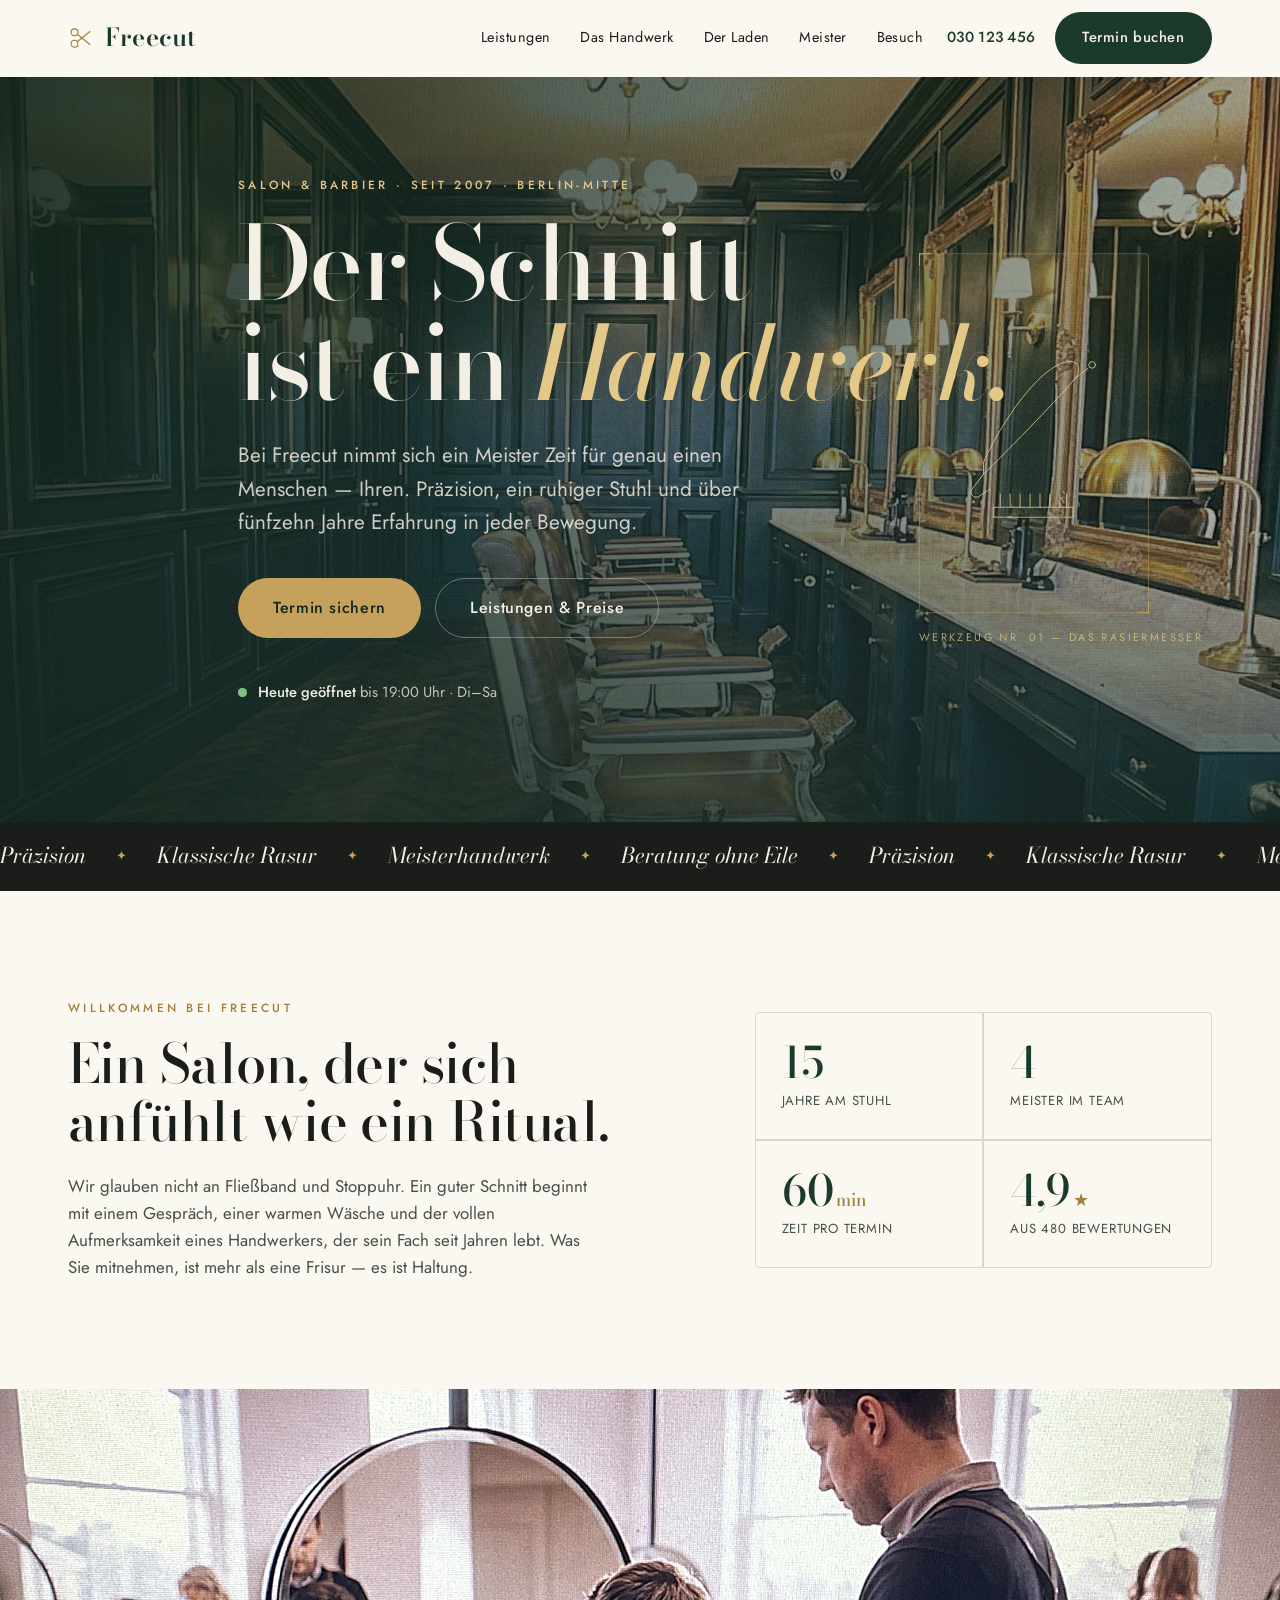
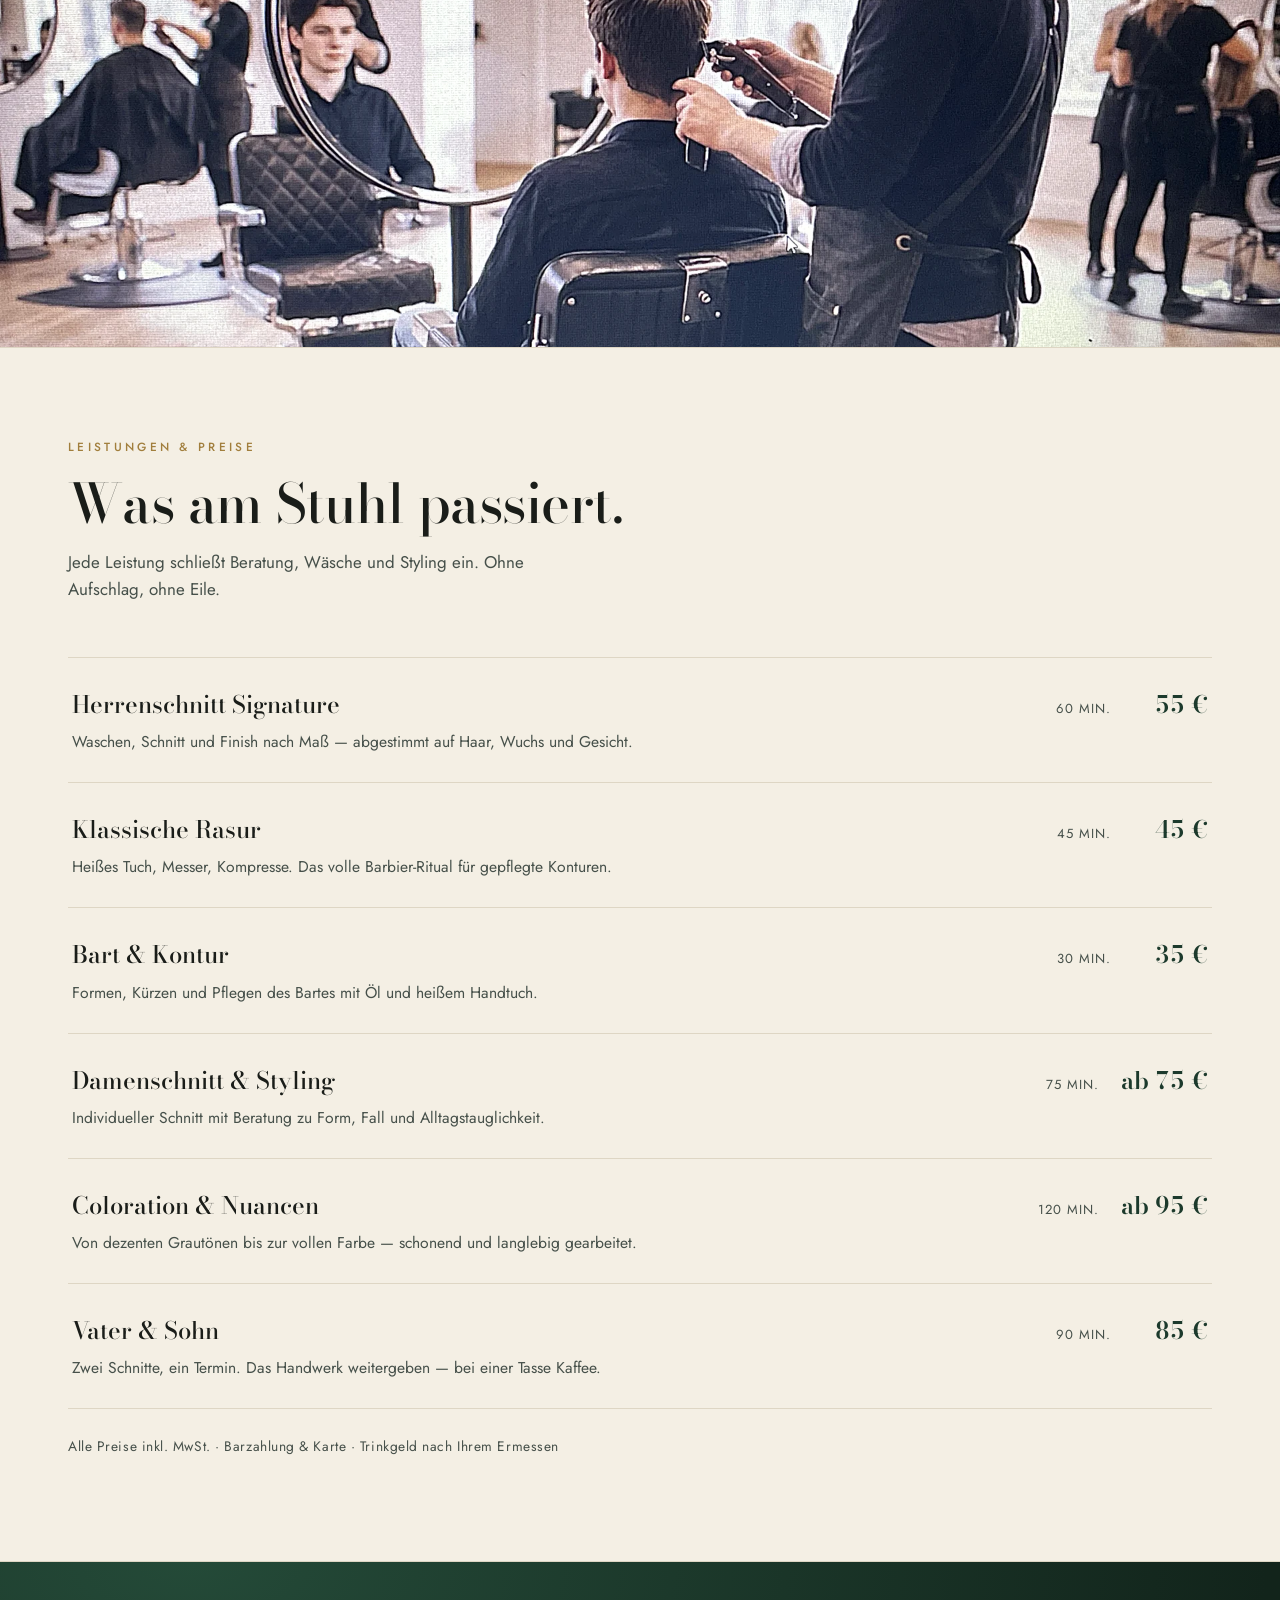
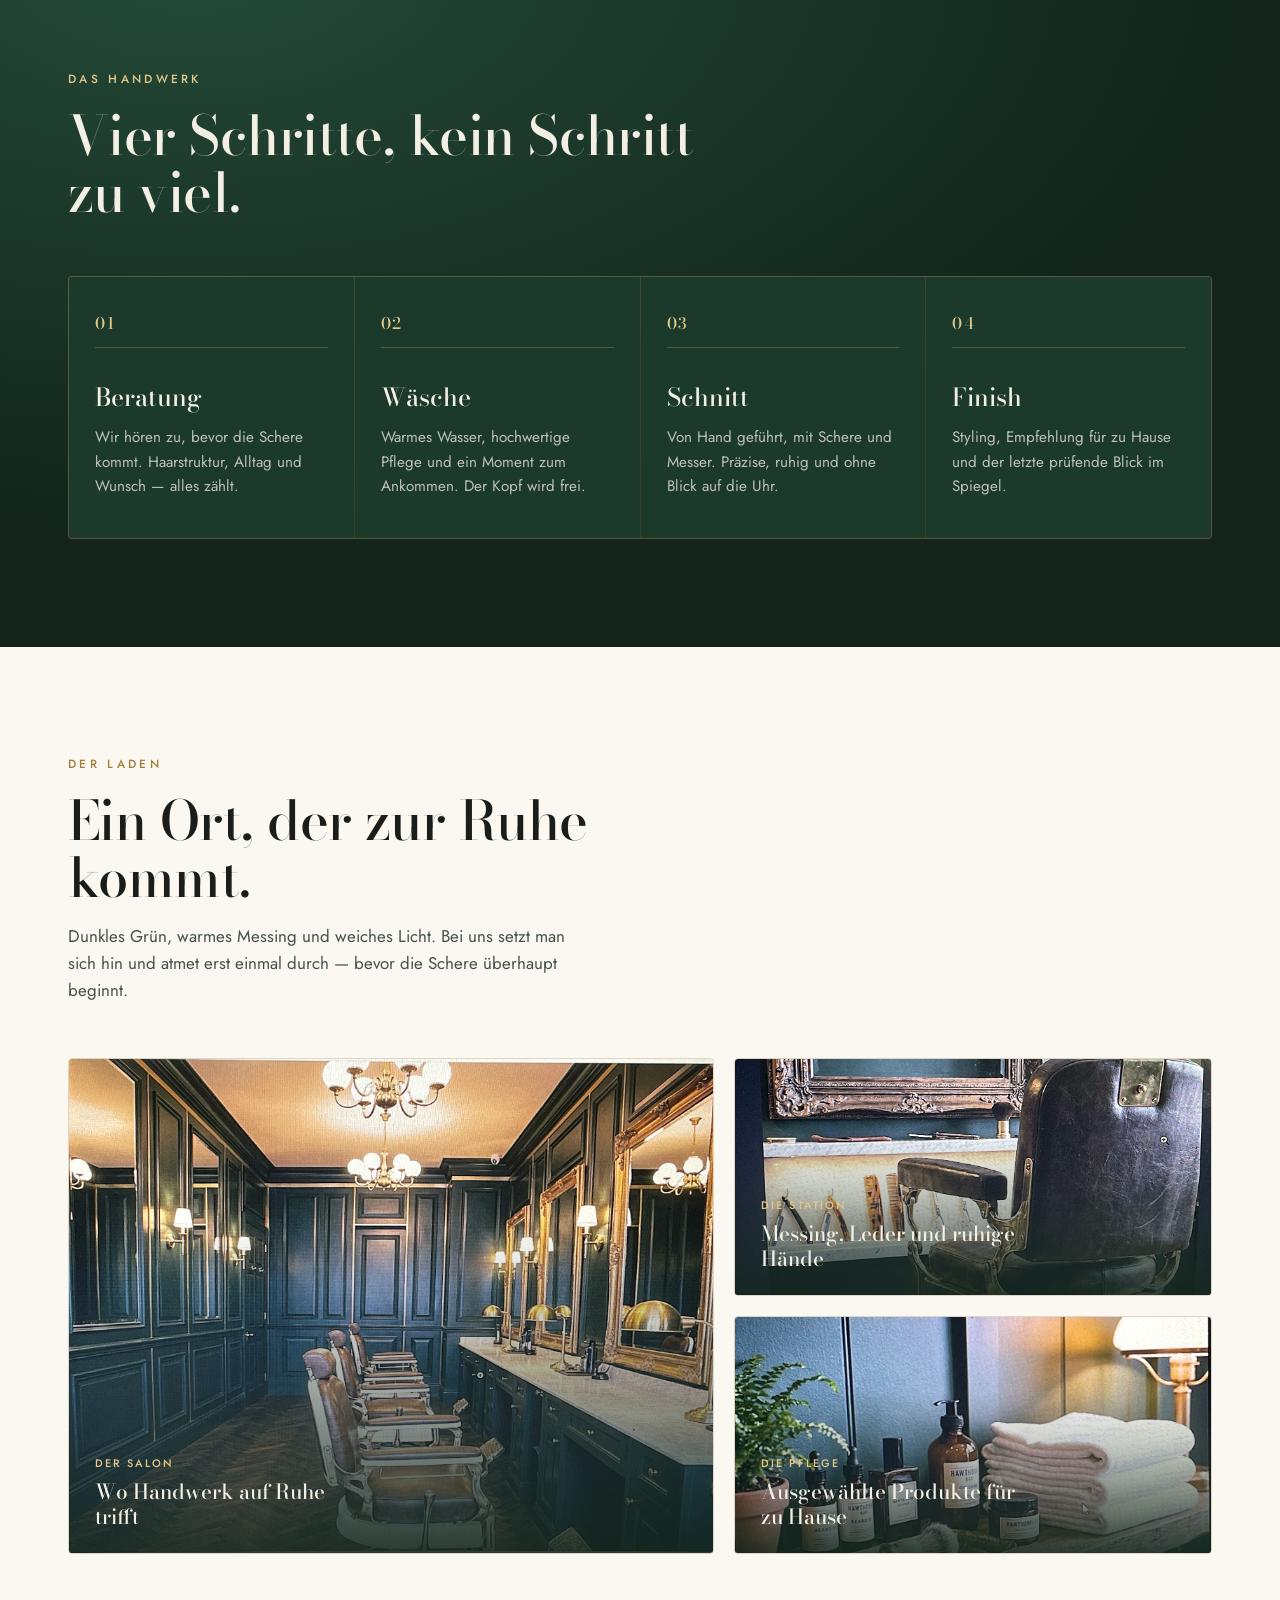
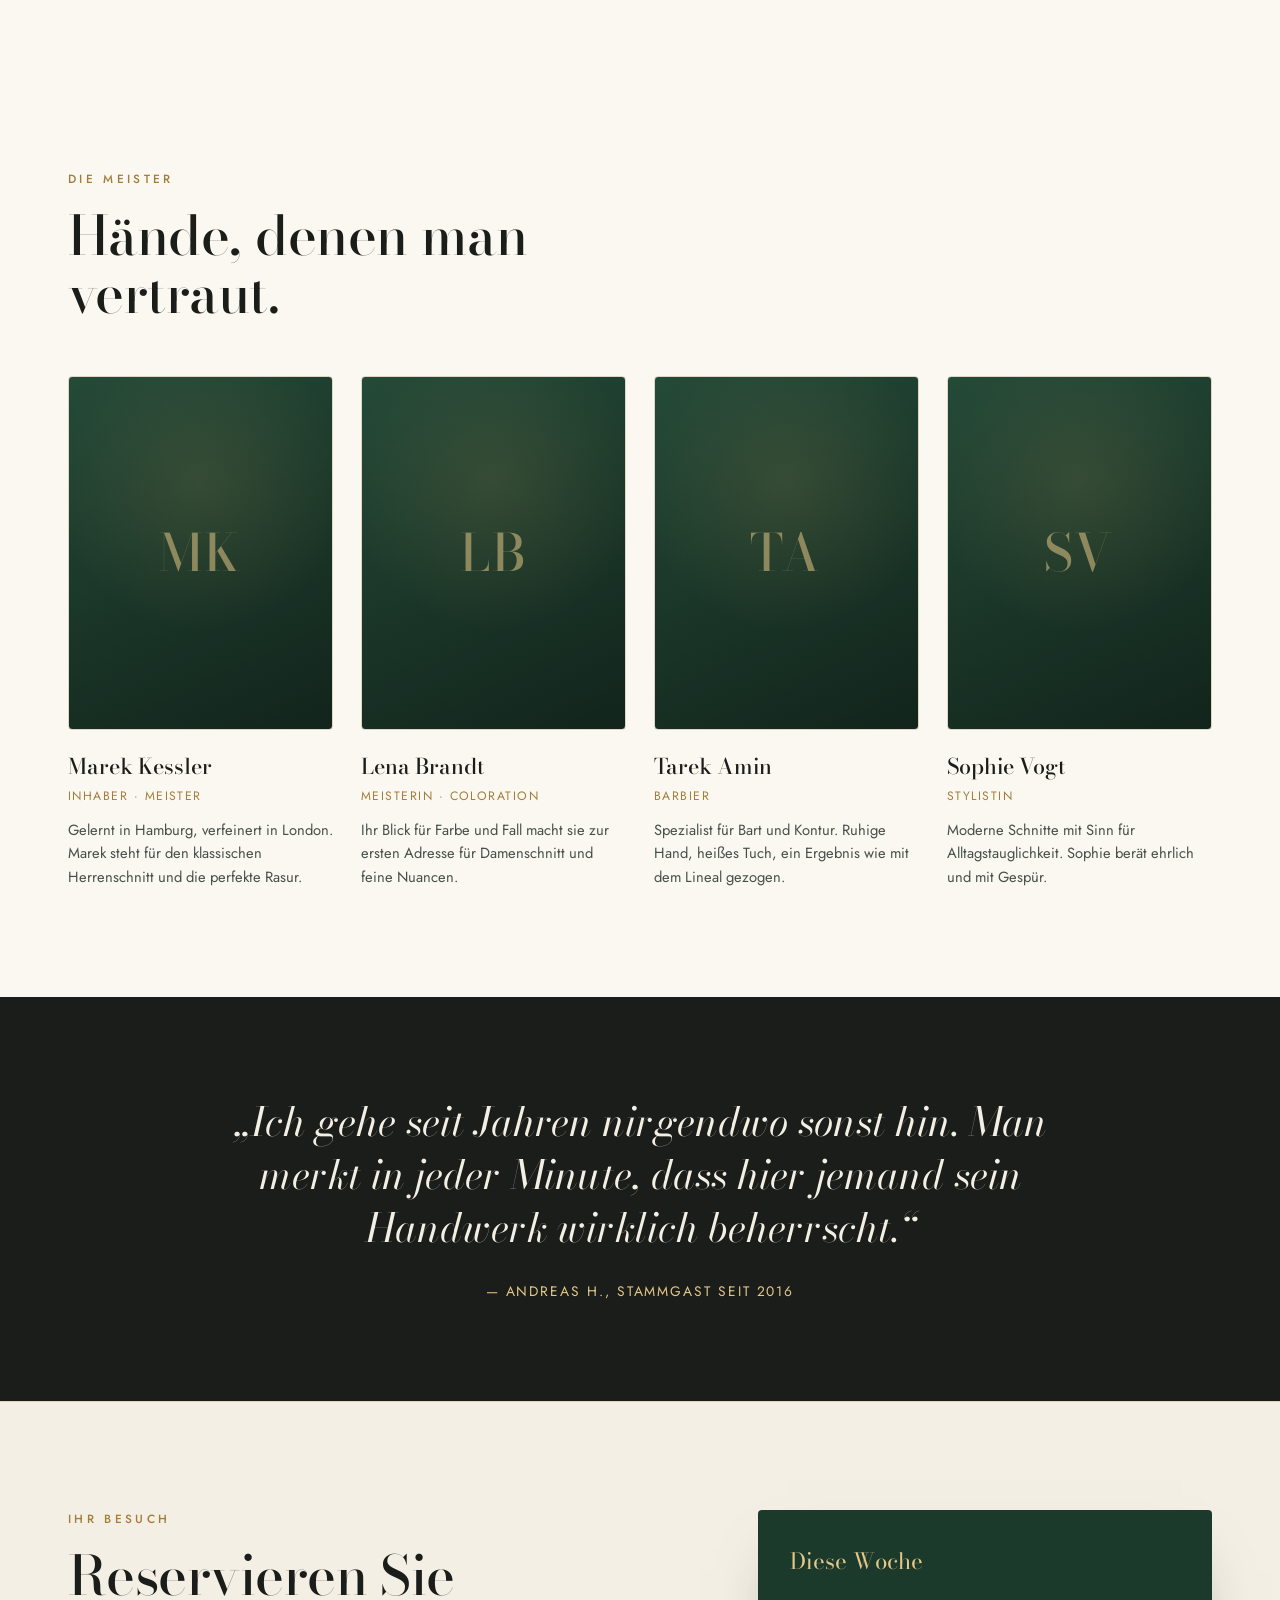
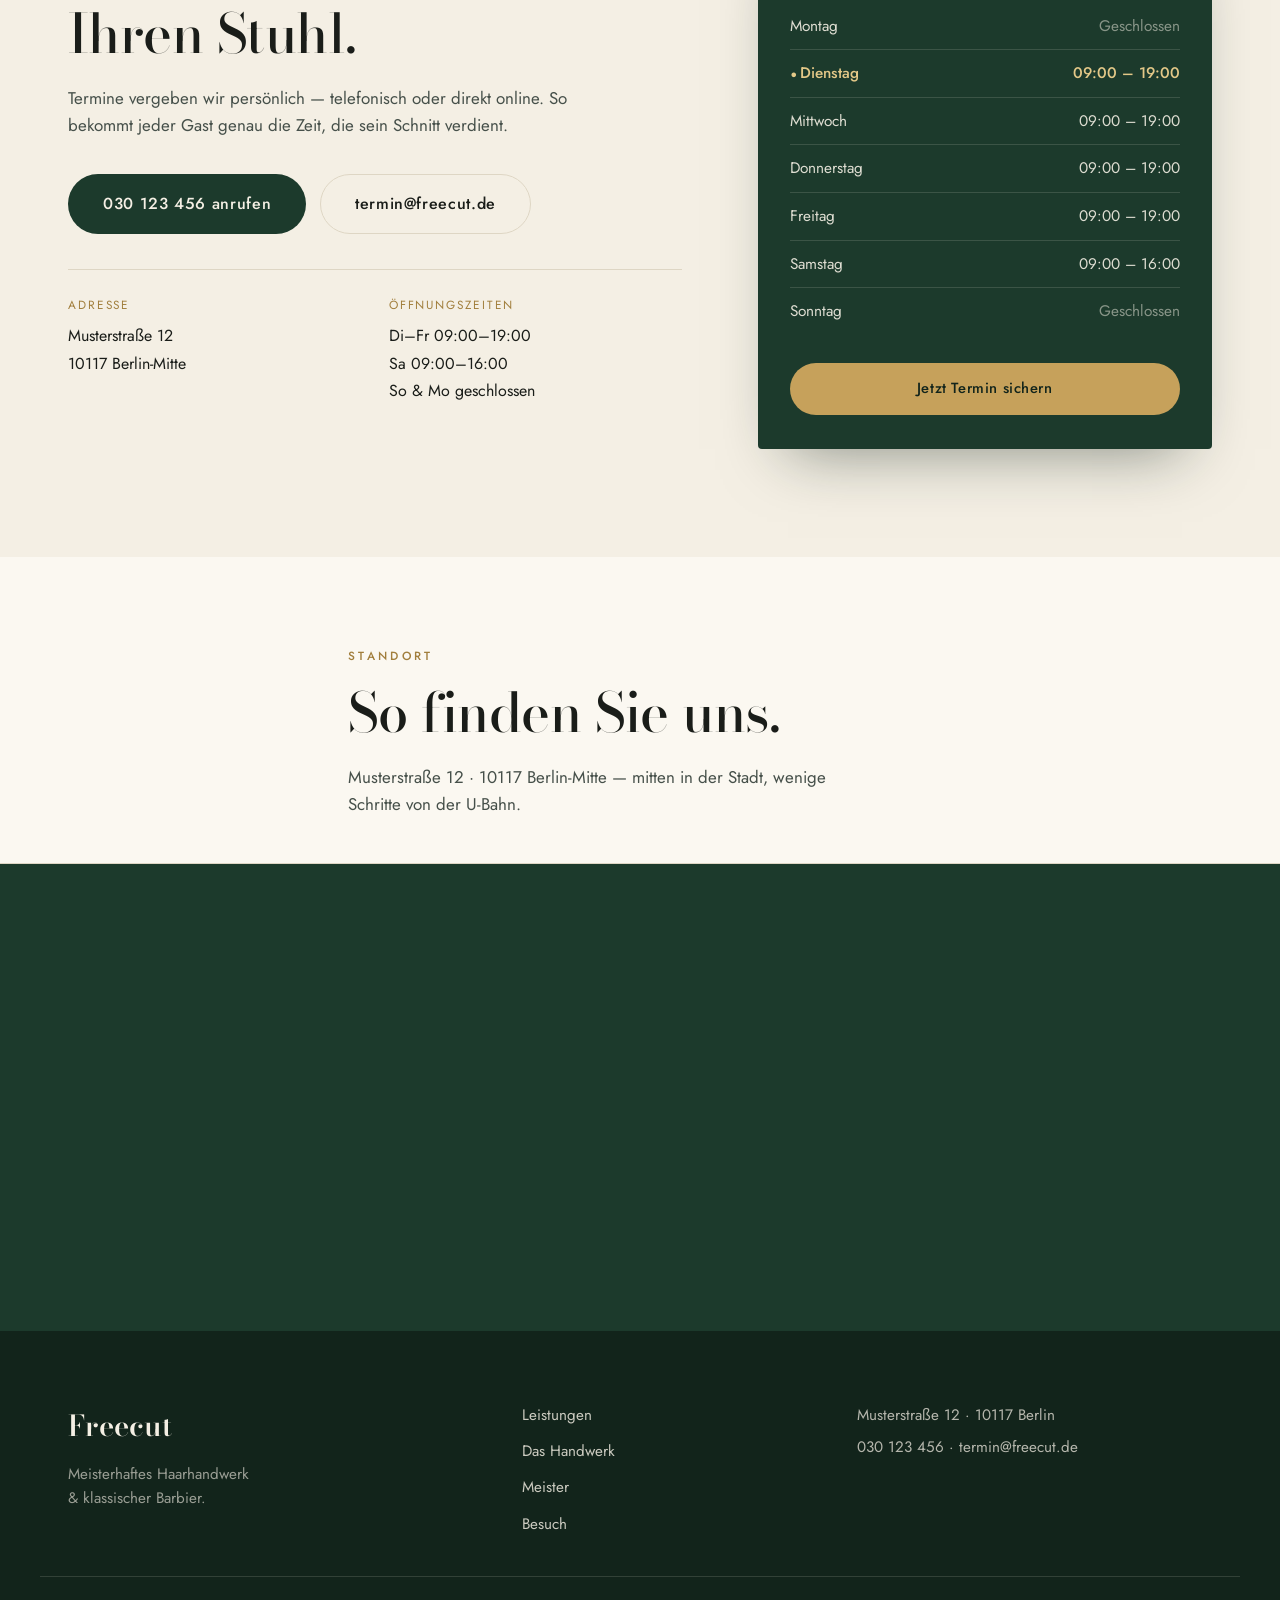
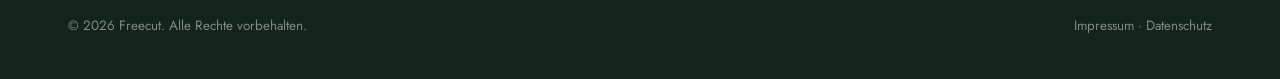
<file: freecut-salon/index.html>
<!DOCTYPE html>
<html lang="de">
<head>
  <meta charset="UTF-8" />
  <meta name="viewport" content="width=device-width, initial-scale=1.0" />
  <title>Freecut — Meisterhaftes Haarhandwerk & Barbier</title>
  <meta name="description" content="Freecut ist der Salon für Menschen, die Präzision zu schätzen wissen. Meisterhafter Herren- und Damenschnitt, klassische Rasur und Bartpflege — Handwerk auf höchstem Niveau." />

  <link rel="preconnect" href="https://fonts.googleapis.com" />
  <link rel="preconnect" href="https://fonts.gstatic.com" crossorigin />
  <link href="https://fonts.googleapis.com/css2?family=Bodoni+Moda:ital,opsz,wght@0,6..96,400;0,6..96,500;0,6..96,600;0,6..96,700;1,6..96,400;1,6..96,500&family=Jost:wght@300;400;500;600&display=swap" rel="stylesheet" />
  <link rel="stylesheet" href="styles.css" />
</head>
<body>
  <a class="skip-link" href="#main">Zum Inhalt springen</a>

  <!-- ============ HEADER ============ -->
  <header class="site-header" id="siteHeader">
    <div class="wrap header-inner">
      <a class="brand" href="#top" aria-label="Freecut Startseite">
        <span class="brand-mark" aria-hidden="true">
          <svg viewBox="0 0 32 32" width="26" height="26" fill="none" stroke="currentColor" stroke-width="1.4" stroke-linecap="round" stroke-linejoin="round">
            <circle cx="8" cy="9" r="4.2" /><circle cx="8" cy="23" r="4.2" />
            <line x1="11.4" y1="11.4" x2="27" y2="24" /><line x1="11.4" y1="20.6" x2="27" y2="8" />
          </svg>
        </span>
        <span class="brand-word">Freecut</span>
      </a>

      <nav class="nav" aria-label="Hauptnavigation">
        <a href="#leistungen">Leistungen</a>
        <a href="#handwerk">Das Handwerk</a>
        <a href="#laden">Der Laden</a>
        <a href="#meister">Meister</a>
        <a href="#besuch">Besuch</a>
      </nav>

      <div class="header-actions">
        <a class="phone" href="tel:+4930123456">030 123 456</a>
        <a class="btn btn-solid" href="#besuch">Termin buchen</a>
      </div>

      <button class="menu-toggle" id="menuToggle" aria-label="Menü öffnen" aria-expanded="false" aria-controls="mobileNav">
        <span></span><span></span><span></span>
      </button>
    </div>

    <nav class="mobile-nav" id="mobileNav" aria-label="Mobile Navigation">
      <a href="#leistungen">Leistungen</a>
      <a href="#handwerk">Das Handwerk</a>
      <a href="#laden">Der Laden</a>
      <a href="#meister">Meister</a>
      <a href="#besuch">Besuch</a>
      <a class="btn btn-solid" href="#besuch">Termin buchen</a>
    </nav>
  </header>

  <main id="main">
    <!-- ============ HERO ============ -->
    <section class="hero" id="top">
      <div class="hero-bg" id="heroBg" aria-hidden="true">
        <div class="hero-slide active" style="--img: var(--shop-photo-1)"></div>
        <div class="hero-slide" style="--img: var(--shop-photo-2)"></div>
        <div class="hero-slide" style="--img: var(--shop-photo-3)"></div>
      </div>
      <div class="hero-scrim" aria-hidden="true"></div>
      <div class="hero-grain" aria-hidden="true"></div>
      <div class="wrap hero-inner">
        <p class="eyebrow reveal">Salon &amp; Barbier · seit 2007 · Berlin-Mitte</p>

        <h1 class="hero-title">
          <span class="reveal" style="--d:1">Der Schnitt</span>
          <span class="reveal" style="--d:2">ist ein <em>Handwerk.</em></span>
        </h1>

        <p class="hero-lead reveal" style="--d:3">
          Bei Freecut nimmt sich ein Meister Zeit für genau einen Menschen — Ihren.
          Präzision, ein ruhiger Stuhl und über fünfzehn Jahre Erfahrung in jeder Bewegung.
        </p>

        <div class="hero-cta reveal" style="--d:4">
          <a class="btn btn-solid btn-lg" href="#besuch">Termin sichern</a>
          <a class="btn btn-ghost btn-lg" href="#leistungen">Leistungen &amp; Preise</a>
        </div>

        <div class="hero-status reveal" style="--d:5">
          <span class="status-dot" aria-hidden="true"></span>
          <span><strong>Heute geöffnet</strong> bis 19:00 Uhr · Di–Sa</span>
        </div>
      </div>

      <div class="hero-plate" aria-hidden="true">
        <div class="plate-frame">
          <svg viewBox="0 0 200 320" class="plate-art" fill="none" stroke="currentColor" stroke-width="1.1" stroke-linecap="round" stroke-linejoin="round">
            <!-- Straight razor -->
            <path d="M40 210 C70 180 120 130 150 95 C158 86 156 74 145 74 C110 74 60 150 40 195 Z" />
            <path d="M40 210 l-14 18 c-4 5 2 12 8 9 l14 -9" />
            <line x1="150" y1="95" x2="166" y2="82" />
            <circle cx="171" cy="78" r="4" />
            <!-- comb -->
            <path d="M52 250 h96 v12 h-96 z" />
            <path d="M60 250 v-16 M72 250 v-16 M84 250 v-16 M96 250 v-16 M108 250 v-16 M120 250 v-16 M132 250 v-16 M140 250 v-16" />
          </svg>
        </div>
        <span class="plate-caption">Werkzeug Nr. 01 — Das Rasiermesser</span>
      </div>
    </section>

    <!-- ============ MARQUEE / VALUES ============ -->
    <div class="marquee" aria-hidden="true">
      <div class="marquee-track">
        <span>Präzision</span><span class="dot">✦</span>
        <span>Klassische Rasur</span><span class="dot">✦</span>
        <span>Meisterhandwerk</span><span class="dot">✦</span>
        <span>Beratung ohne Eile</span><span class="dot">✦</span>
        <span>Präzision</span><span class="dot">✦</span>
        <span>Klassische Rasur</span><span class="dot">✦</span>
        <span>Meisterhandwerk</span><span class="dot">✦</span>
        <span>Beratung ohne Eile</span><span class="dot">✦</span>
      </div>
    </div>

    <!-- ============ INTRO / STATS ============ -->
    <section class="intro">
      <div class="wrap intro-grid">
        <div class="intro-text reveal">
          <p class="section-eyebrow">Willkommen bei Freecut</p>
          <h2 class="section-title">Ein Salon, der sich anfühlt&nbsp;wie&nbsp;ein&nbsp;Ritual.</h2>
          <p class="prose">
            Wir glauben nicht an Fließband und Stoppuhr. Ein guter Schnitt beginnt mit einem Gespräch,
            einer warmen Wäsche und der vollen Aufmerksamkeit eines Handwerkers, der sein Fach seit
            Jahren lebt. Was Sie mitnehmen, ist mehr als eine Frisur — es ist Haltung.
          </p>
        </div>
        <ul class="stats reveal" style="--d:2">
          <li><span class="stat-num">15</span><span class="stat-label">Jahre am Stuhl</span></li>
          <li><span class="stat-num">4</span><span class="stat-label">Meister im Team</span></li>
          <li><span class="stat-num">60<em>min</em></span><span class="stat-label">Zeit pro Termin</span></li>
          <li><span class="stat-num">4,9<em>★</em></span><span class="stat-label">aus 480 Bewertungen</span></li>
        </ul>
      </div>
    </section>

    <!-- ============ FEATURE: BARBIER IN AKTION ============ -->
    <section class="feature" aria-label="Der Schnitt in Aktion">
      <div class="feature-media reveal">
        <!-- VIDEO-SLOT: Sobald das Video vorliegt, dieses div durch
             <video class="feature-img" autoplay muted loop playsinline poster="assets/img/hero-1.webp">
               <source src="assets/img/barber.mp4" type="video/mp4">
             </video> ersetzen. -->
        <div class="feature-img" style="--img: var(--barber)"></div>
      </div>
    </section>

    <!-- ============ LEISTUNGEN ============ -->
    <section class="services" id="leistungen">
      <div class="wrap">
        <header class="section-head reveal">
          <p class="section-eyebrow">Leistungen &amp; Preise</p>
          <h2 class="section-title">Was am Stuhl passiert.</h2>
          <p class="prose section-sub">Jede Leistung schließt Beratung, Wäsche und Styling ein. Ohne Aufschlag, ohne Eile.</p>
        </header>

        <div class="service-list">
          <article class="service-row reveal">
            <div class="service-main">
              <h3>Herrenschnitt Signature</h3>
              <p>Waschen, Schnitt und Finish nach Maß — abgestimmt auf Haar, Wuchs und Gesicht.</p>
            </div>
            <div class="service-meta"><span class="dur">60 Min.</span><span class="price">55&nbsp;€</span></div>
          </article>

          <article class="service-row reveal">
            <div class="service-main">
              <h3>Klassische Rasur</h3>
              <p>Heißes Tuch, Messer, Kompresse. Das volle Barbier-Ritual für gepflegte Konturen.</p>
            </div>
            <div class="service-meta"><span class="dur">45 Min.</span><span class="price">45&nbsp;€</span></div>
          </article>

          <article class="service-row reveal">
            <div class="service-main">
              <h3>Bart &amp; Kontur</h3>
              <p>Formen, Kürzen und Pflegen des Bartes mit Öl und heißem Handtuch.</p>
            </div>
            <div class="service-meta"><span class="dur">30 Min.</span><span class="price">35&nbsp;€</span></div>
          </article>

          <article class="service-row reveal">
            <div class="service-main">
              <h3>Damenschnitt &amp; Styling</h3>
              <p>Individueller Schnitt mit Beratung zu Form, Fall und Alltagstauglichkeit.</p>
            </div>
            <div class="service-meta"><span class="dur">75 Min.</span><span class="price">ab&nbsp;75&nbsp;€</span></div>
          </article>

          <article class="service-row reveal">
            <div class="service-main">
              <h3>Coloration &amp; Nuancen</h3>
              <p>Von dezenten Grautönen bis zur vollen Farbe — schonend und langlebig gearbeitet.</p>
            </div>
            <div class="service-meta"><span class="dur">120 Min.</span><span class="price">ab&nbsp;95&nbsp;€</span></div>
          </article>

          <article class="service-row reveal">
            <div class="service-main">
              <h3>Vater &amp; Sohn</h3>
              <p>Zwei Schnitte, ein Termin. Das Handwerk weitergeben — bei einer Tasse Kaffee.</p>
            </div>
            <div class="service-meta"><span class="dur">90 Min.</span><span class="price">85&nbsp;€</span></div>
          </article>
        </div>

        <p class="services-note reveal">Alle Preise inkl. MwSt. · Barzahlung &amp; Karte · Trinkgeld nach Ihrem Ermessen</p>
      </div>
    </section>

    <!-- ============ DAS HANDWERK (PROCESS) ============ -->
    <section class="craft" id="handwerk">
      <div class="wrap">
        <header class="section-head section-head--light reveal">
          <p class="section-eyebrow">Das Handwerk</p>
          <h2 class="section-title">Vier Schritte, kein Schritt zu viel.</h2>
        </header>

        <ol class="steps">
          <li class="step reveal">
            <span class="step-num">01</span>
            <h3>Beratung</h3>
            <p>Wir hören zu, bevor die Schere kommt. Haarstruktur, Alltag und Wunsch — alles zählt.</p>
          </li>
          <li class="step reveal" style="--d:2">
            <span class="step-num">02</span>
            <h3>Wäsche</h3>
            <p>Warmes Wasser, hochwertige Pflege und ein Moment zum Ankommen. Der Kopf wird frei.</p>
          </li>
          <li class="step reveal" style="--d:3">
            <span class="step-num">03</span>
            <h3>Schnitt</h3>
            <p>Von Hand geführt, mit Schere und Messer. Präzise, ruhig und ohne Blick auf die Uhr.</p>
          </li>
          <li class="step reveal" style="--d:4">
            <span class="step-num">04</span>
            <h3>Finish</h3>
            <p>Styling, Empfehlung für zu Hause und der letzte prüfende Blick im Spiegel.</p>
          </li>
        </ol>
      </div>
    </section>

    <!-- ============ DER LADEN ============ -->
    <section class="shop" id="laden">
      <div class="wrap">
        <header class="section-head reveal">
          <p class="section-eyebrow">Der Laden</p>
          <h2 class="section-title">Ein Ort, der zur Ruhe kommt.</h2>
          <p class="prose section-sub">Dunkles Grün, warmes Messing und weiches Licht. Bei uns setzt man sich hin und atmet erst einmal durch — bevor die Schere überhaupt beginnt.</p>
        </header>

        <div class="shop-gallery">
          <figure class="shop-tile shop-tile--wide reveal" style="--img: var(--shop-photo-1)">
            <figcaption><span class="tile-kicker">Der Salon</span>Wo Handwerk auf Ruhe trifft</figcaption>
          </figure>
          <figure class="shop-tile reveal" style="--img: var(--shop-photo-2); --d:2">
            <figcaption><span class="tile-kicker">Die Station</span>Messing, Leder und ruhige Hände</figcaption>
          </figure>
          <figure class="shop-tile reveal" style="--img: var(--shop-photo-3); --d:3">
            <figcaption><span class="tile-kicker">Die Pflege</span>Ausgewählte Produkte für zu Hause</figcaption>
          </figure>
        </div>
      </div>
    </section>

    <!-- ============ MEISTER / TEAM ============ -->
    <section class="team" id="meister">
      <div class="wrap">
        <header class="section-head reveal">
          <p class="section-eyebrow">Die Meister</p>
          <h2 class="section-title">Hände, denen man vertraut.</h2>
        </header>

        <div class="team-grid">
          <article class="master reveal">
            <div class="master-portrait" data-initials="MK" aria-hidden="true"></div>
            <h3>Marek Kessler</h3>
            <p class="master-role">Inhaber · Meister</p>
            <p class="master-bio">Gelernt in Hamburg, verfeinert in London. Marek steht für den klassischen Herrenschnitt und die perfekte Rasur.</p>
          </article>
          <article class="master reveal" style="--d:2">
            <div class="master-portrait" data-initials="LB" aria-hidden="true"></div>
            <h3>Lena Brandt</h3>
            <p class="master-role">Meisterin · Coloration</p>
            <p class="master-bio">Ihr Blick für Farbe und Fall macht sie zur ersten Adresse für Damenschnitt und feine Nuancen.</p>
          </article>
          <article class="master reveal" style="--d:3">
            <div class="master-portrait" data-initials="TA" aria-hidden="true"></div>
            <h3>Tarek Amin</h3>
            <p class="master-role">Barbier</p>
            <p class="master-bio">Spezialist für Bart und Kontur. Ruhige Hand, heißes Tuch, ein Ergebnis wie mit dem Lineal gezogen.</p>
          </article>
          <article class="master reveal" style="--d:4">
            <div class="master-portrait" data-initials="SV" aria-hidden="true"></div>
            <h3>Sophie Vogt</h3>
            <p class="master-role">Stylistin</p>
            <p class="master-bio">Moderne Schnitte mit Sinn für Alltagstauglichkeit. Sophie berät ehrlich und mit Gespür.</p>
          </article>
        </div>
      </div>
    </section>

    <!-- ============ ZITAT ============ -->
    <section class="quote">
      <div class="wrap quote-inner reveal">
        <p class="quote-text">„Ich gehe seit Jahren nirgendwo sonst hin. Man merkt in jeder Minute, dass hier jemand sein Handwerk wirklich beherrscht.“</p>
        <p class="quote-author">— Andreas H., Stammgast seit 2016</p>
      </div>
    </section>

    <!-- ============ BESUCH / KONTAKT ============ -->
    <section class="visit" id="besuch">
      <div class="wrap visit-grid">
        <div class="visit-info reveal">
          <p class="section-eyebrow">Ihr Besuch</p>
          <h2 class="section-title">Reservieren Sie Ihren&nbsp;Stuhl.</h2>
          <p class="prose">Termine vergeben wir persönlich — telefonisch oder direkt online. So bekommt jeder Gast genau die Zeit, die sein Schnitt verdient.</p>

          <div class="visit-cta">
            <a class="btn btn-solid btn-lg" href="tel:+4930123456">030 123 456 anrufen</a>
            <a class="btn btn-ghost btn-lg" href="mailto:termin@freecut.de">termin@freecut.de</a>
          </div>

          <dl class="visit-details">
            <div><dt>Adresse</dt><dd>Musterstraße 12<br />10117 Berlin-Mitte</dd></div>
            <div><dt>Öffnungszeiten</dt><dd>Di–Fr 09:00–19:00<br />Sa 09:00–16:00<br />So &amp; Mo geschlossen</dd></div>
          </dl>
        </div>

        <aside class="hours-card reveal" style="--d:2" aria-label="Öffnungszeiten im Überblick">
          <p class="hours-title">Diese Woche</p>
          <ul class="hours-list">
            <li><span>Montag</span><span class="closed">Geschlossen</span></li>
            <li class="is-today"><span>Dienstag</span><span>09:00 – 19:00</span></li>
            <li><span>Mittwoch</span><span>09:00 – 19:00</span></li>
            <li><span>Donnerstag</span><span>09:00 – 19:00</span></li>
            <li><span>Freitag</span><span>09:00 – 19:00</span></li>
            <li><span>Samstag</span><span>09:00 – 16:00</span></li>
            <li><span>Sonntag</span><span class="closed">Geschlossen</span></li>
          </ul>
          <a class="btn btn-solid btn-block" href="tel:+4930123456">Jetzt Termin sichern</a>
        </aside>
      </div>
    </section>

    <!-- ============ STANDORT / KARTE ============ -->
    <section class="location" id="standort" aria-label="Standort">
      <div class="wrap location-head reveal">
        <p class="section-eyebrow">Standort</p>
        <h2 class="section-title">So finden Sie uns.</h2>
        <p class="prose">Musterstraße 12 · 10117 Berlin-Mitte — mitten in der Stadt, wenige Schritte von der U-Bahn.</p>
      </div>
      <div class="location-map reveal">
        <!-- Bei echter Adresse einfach den q-Parameter in der URL ersetzen. -->
        <iframe title="Karte — Freecut Standort"
          src="https://maps.google.com/maps?q=Musterstra%C3%9Fe%2012%2C%2010117%20Berlin&z=15&output=embed"
          loading="lazy" referrerpolicy="no-referrer-when-downgrade"></iframe>
      </div>
    </section>
  </main>

  <!-- ============ FOOTER ============ -->
  <footer class="site-footer">
    <div class="wrap footer-inner">
      <div class="footer-brand">
        <span class="brand-word">Freecut</span>
        <p>Meisterhaftes Haarhandwerk<br />&amp; klassischer Barbier.</p>
      </div>
      <nav class="footer-nav" aria-label="Footer">
        <a href="#leistungen">Leistungen</a>
        <a href="#handwerk">Das Handwerk</a>
        <a href="#meister">Meister</a>
        <a href="#besuch">Besuch</a>
      </nav>
      <div class="footer-contact">
        <p>Musterstraße 12 · 10117 Berlin</p>
        <p><a href="tel:+4930123456">030 123 456</a> · <a href="mailto:termin@freecut.de">termin@freecut.de</a></p>
      </div>
    </div>
    <div class="wrap footer-base">
      <p>© <span id="year">2026</span> Freecut. Alle Rechte vorbehalten.</p>
      <p><a href="#">Impressum</a> · <a href="#">Datenschutz</a></p>
    </div>
  </footer>

  <script src="script.js"></script>
</body>
</html>
</file>
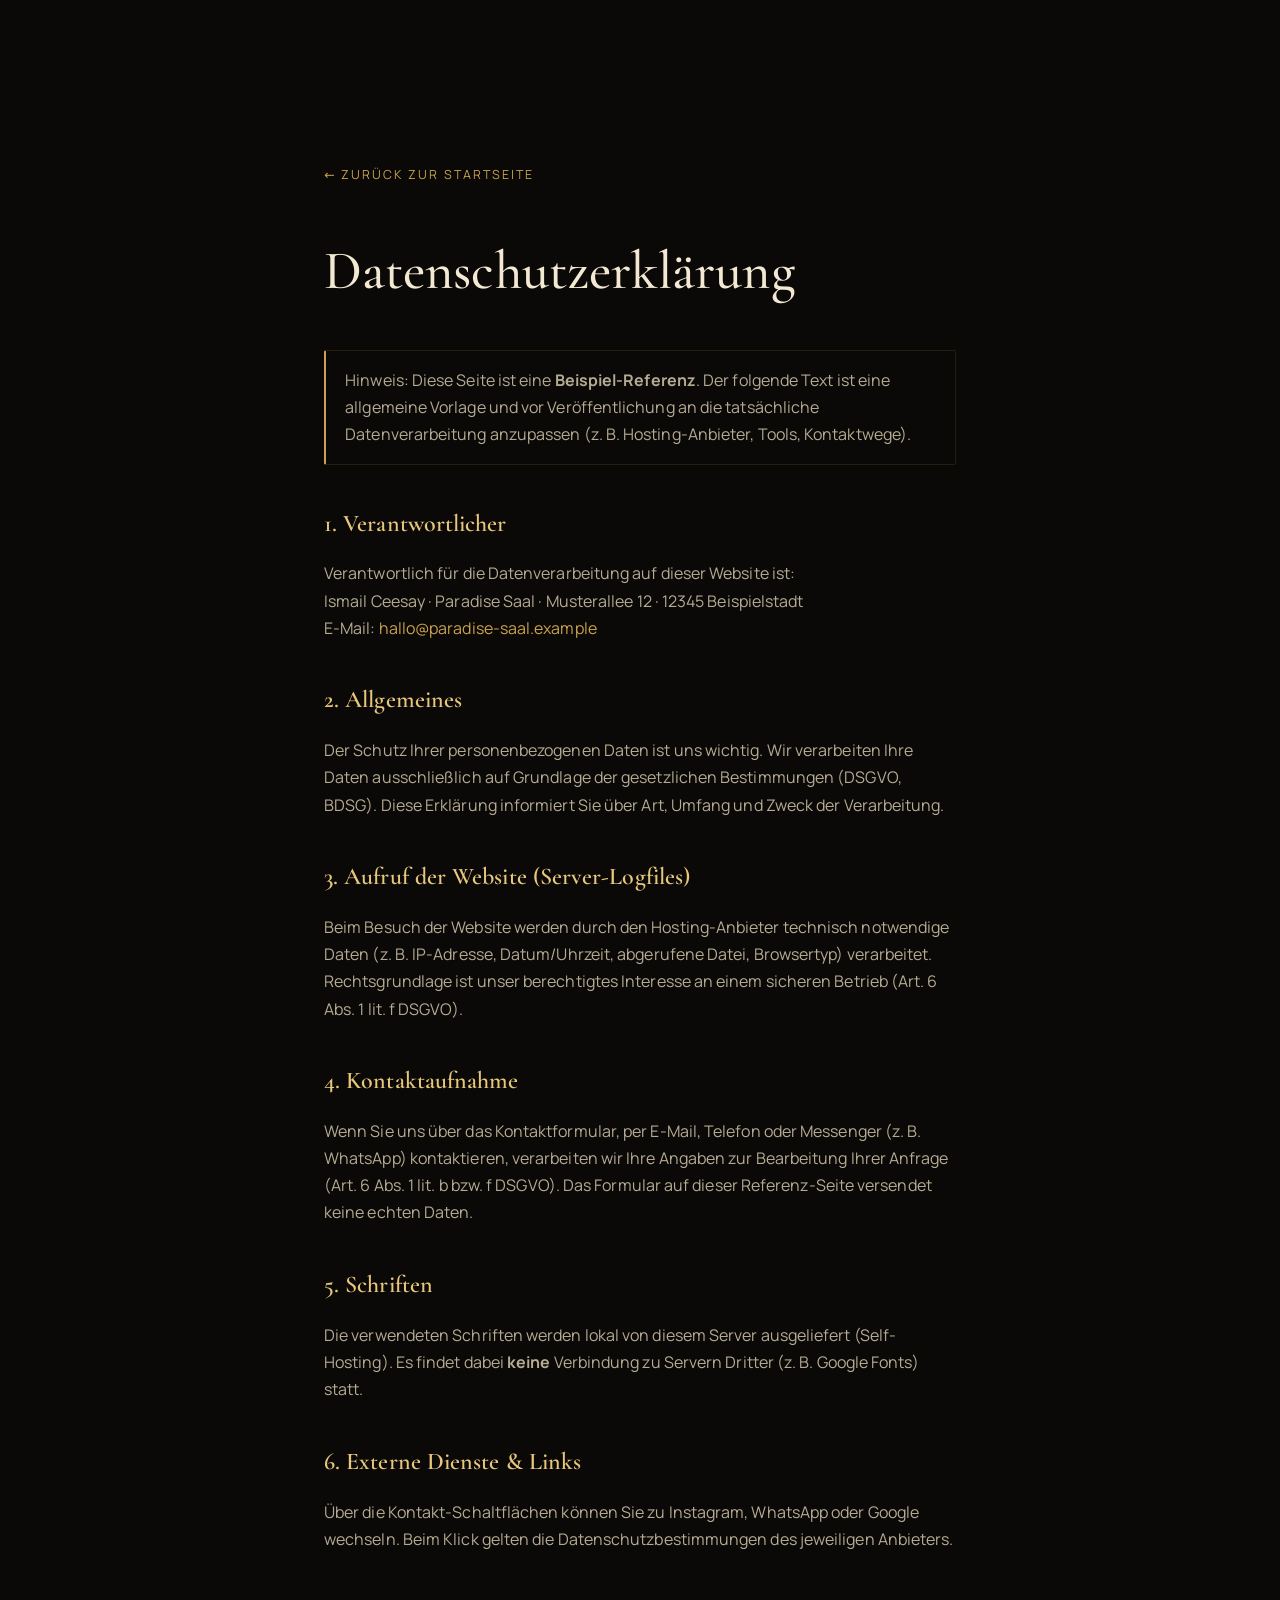
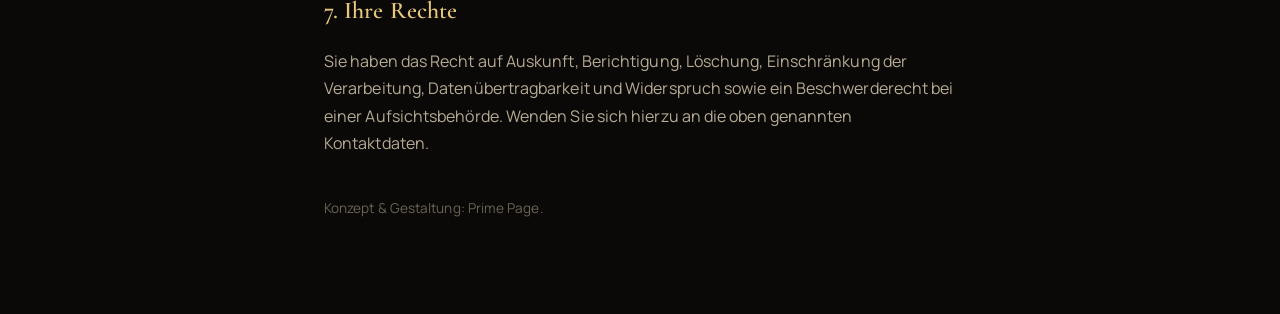
<file: datenschutz.html>
<!DOCTYPE html>
<html lang="de">
<head>
<meta charset="UTF-8">
<meta name="viewport" content="width=device-width, initial-scale=1">
<title>Datenschutz — Paradise Saal</title>
<meta name="robots" content="noindex">
<link rel="icon" href="data:image/svg+xml,%3Csvg xmlns='http://www.w3.org/2000/svg' viewBox='0 0 32 32'%3E%3Crect width='32' height='32' rx='4' fill='%230a0908'/%3E%3Crect x='4' y='4' width='24' height='24' rx='2' fill='none' stroke='%23c9a24b' stroke-width='1'/%3E%3Ctext x='16' y='22' font-family='Georgia,serif' font-size='15' fill='%23e8c77a' text-anchor='middle'%3EPS%3C/text%3E%3C/svg%3E">
<link rel="stylesheet" href="assets/fonts/fonts.css">
<link rel="stylesheet" href="css/styles.css">
</head>
<body>
<main class="legal">
  <a class="legal__back" href="index.html">← Zurück zur Startseite</a>
  <h1>Datenschutzerklärung</h1>

  <p class="legal__note">Hinweis: Diese Seite ist eine <strong>Beispiel-Referenz</strong>.
    Der folgende Text ist eine allgemeine Vorlage und vor Veröffentlichung an die
    tatsächliche Datenverarbeitung anzupassen (z. B. Hosting-Anbieter, Tools, Kontaktwege).</p>

  <h2>1. Verantwortlicher</h2>
  <p>Verantwortlich für die Datenverarbeitung auf dieser Website ist:<br>
    Ismail Ceesay · Paradise Saal · Musterallee 12 · 12345 Beispielstadt<br>
    E-Mail: <a href="mailto:hallo@paradise-saal.example">hallo@paradise-saal.example</a></p>

  <h2>2. Allgemeines</h2>
  <p>Der Schutz Ihrer personenbezogenen Daten ist uns wichtig. Wir verarbeiten Ihre
    Daten ausschließlich auf Grundlage der gesetzlichen Bestimmungen (DSGVO, BDSG).
    Diese Erklärung informiert Sie über Art, Umfang und Zweck der Verarbeitung.</p>

  <h2>3. Aufruf der Website (Server-Logfiles)</h2>
  <p>Beim Besuch der Website werden durch den Hosting-Anbieter technisch notwendige
    Daten (z. B. IP-Adresse, Datum/Uhrzeit, abgerufene Datei, Browsertyp) verarbeitet.
    Rechtsgrundlage ist unser berechtigtes Interesse an einem sicheren Betrieb
    (Art. 6 Abs. 1 lit. f DSGVO).</p>

  <h2>4. Kontaktaufnahme</h2>
  <p>Wenn Sie uns über das Kontaktformular, per E-Mail, Telefon oder Messenger
    (z. B. WhatsApp) kontaktieren, verarbeiten wir Ihre Angaben zur Bearbeitung Ihrer
    Anfrage (Art. 6 Abs. 1 lit. b bzw. f DSGVO). Das Formular auf dieser
    Referenz-Seite versendet keine echten Daten.</p>

  <h2>5. Schriften</h2>
  <p>Die verwendeten Schriften werden lokal von diesem Server ausgeliefert
    (Self-Hosting). Es findet dabei <strong>keine</strong> Verbindung zu Servern
    Dritter (z. B. Google Fonts) statt.</p>

  <h2>6. Externe Dienste &amp; Links</h2>
  <p>Über die Kontakt-Schaltflächen können Sie zu Instagram, WhatsApp oder Google
    wechseln. Beim Klick gelten die Datenschutzbestimmungen des jeweiligen Anbieters.</p>

  <h2>7. Ihre Rechte</h2>
  <p>Sie haben das Recht auf Auskunft, Berichtigung, Löschung, Einschränkung der
    Verarbeitung, Datenübertragbarkeit und Widerspruch sowie ein Beschwerderecht bei
    einer Aufsichtsbehörde. Wenden Sie sich hierzu an die oben genannten Kontaktdaten.</p>

  <p class="muted" style="margin-top:2.5rem">Konzept &amp; Gestaltung: Prime Page.</p>
</main>
</body>
</html>
</file>
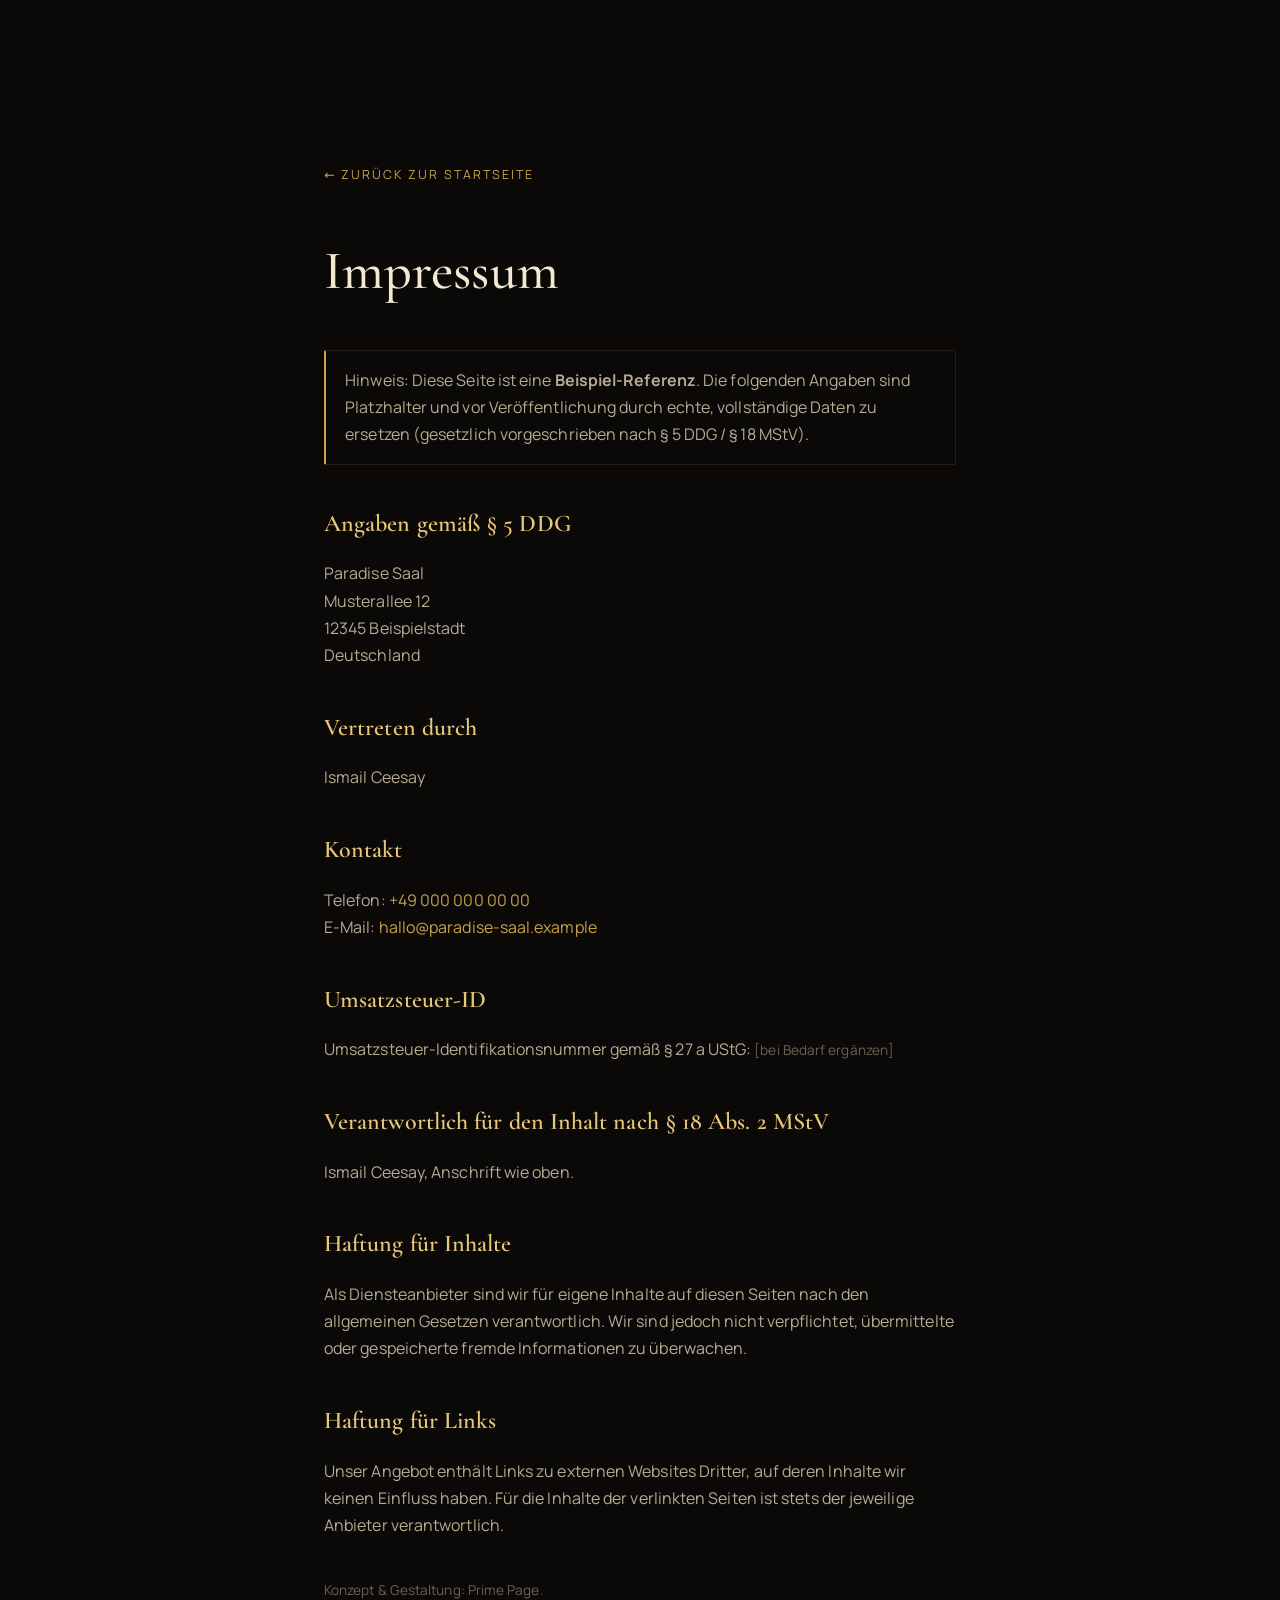
<file: impressum.html>
<!DOCTYPE html>
<html lang="de">
<head>
<meta charset="UTF-8">
<meta name="viewport" content="width=device-width, initial-scale=1">
<title>Impressum — Paradise Saal</title>
<meta name="robots" content="noindex">
<link rel="icon" href="data:image/svg+xml,%3Csvg xmlns='http://www.w3.org/2000/svg' viewBox='0 0 32 32'%3E%3Crect width='32' height='32' rx='4' fill='%230a0908'/%3E%3Crect x='4' y='4' width='24' height='24' rx='2' fill='none' stroke='%23c9a24b' stroke-width='1'/%3E%3Ctext x='16' y='22' font-family='Georgia,serif' font-size='15' fill='%23e8c77a' text-anchor='middle'%3EPS%3C/text%3E%3C/svg%3E">
<link rel="stylesheet" href="assets/fonts/fonts.css">
<link rel="stylesheet" href="css/styles.css">
</head>
<body>
<main class="legal">
  <a class="legal__back" href="index.html">← Zurück zur Startseite</a>
  <h1>Impressum</h1>

  <p class="legal__note">Hinweis: Diese Seite ist eine <strong>Beispiel-Referenz</strong>.
    Die folgenden Angaben sind Platzhalter und vor Veröffentlichung durch echte,
    vollständige Daten zu ersetzen (gesetzlich vorgeschrieben nach § 5 DDG / § 18 MStV).</p>

  <h2>Angaben gemäß § 5 DDG</h2>
  <p>
    Paradise Saal<br>
    Musterallee 12<br>
    12345 Beispielstadt<br>
    Deutschland
  </p>

  <h2>Vertreten durch</h2>
  <p>Ismail Ceesay</p>

  <h2>Kontakt</h2>
  <p>
    Telefon: <a href="tel:+490000000000">+49&nbsp;000&nbsp;000&nbsp;00&nbsp;00</a><br>
    E-Mail: <a href="mailto:hallo@paradise-saal.example">hallo@paradise-saal.example</a>
  </p>

  <h2>Umsatzsteuer-ID</h2>
  <p>Umsatzsteuer-Identifikationsnummer gemäß § 27 a UStG: <span class="muted">[bei Bedarf ergänzen]</span></p>

  <h2>Verantwortlich für den Inhalt nach § 18 Abs. 2 MStV</h2>
  <p>Ismail Ceesay, Anschrift wie oben.</p>

  <h2>Haftung für Inhalte</h2>
  <p>Als Diensteanbieter sind wir für eigene Inhalte auf diesen Seiten nach den
    allgemeinen Gesetzen verantwortlich. Wir sind jedoch nicht verpflichtet,
    übermittelte oder gespeicherte fremde Informationen zu überwachen.</p>

  <h2>Haftung für Links</h2>
  <p>Unser Angebot enthält Links zu externen Websites Dritter, auf deren Inhalte
    wir keinen Einfluss haben. Für die Inhalte der verlinkten Seiten ist stets der
    jeweilige Anbieter verantwortlich.</p>

  <p class="muted" style="margin-top:2.5rem">Konzept &amp; Gestaltung: Prime Page.</p>
</main>
</body>
</html>
</file>
<file: freecut-salon/styles.css>
/* ============================================================
   Freecut — Heritage Barbershop
   Palette: bottle green + brass + ivory
   Type: Bodoni Moda (display) / Jost (UI)
   ============================================================ */

:root {
  --green-900: #12241B;
  --green-800: #1C3A2C;
  --green-700: #244A38;
  --green-600: #2E5A44;
  --brass:     #C6A15B;
  --brass-lt:  #E3C888;
  --brass-dk:  #A17E3C;
  --ivory:     #F4EFE4;
  --cream:     #FBF8F1;
  --ink:       #1A1D19;
  --ink-soft:  #46504A;
  --line:      #DED6C4;

  --font-display: "Bodoni Moda", Georgia, serif;
  --font-ui: "Jost", "Helvetica Neue", Arial, sans-serif;

  --wrap: 1200px;
  --radius: 4px;
  --ease: cubic-bezier(0.22, 1, 0.36, 1);

  /* Salon photography. Local, optimized files. */
  --barber: url("assets/img/hero-1.webp");        /* barber at work — feature band (video goes here later) */
  --shop-photo-1: url("assets/img/salon-1.webp");
  --shop-photo-2: url("assets/img/salon-2.webp");
  --shop-photo-3: url("assets/img/salon-3.webp");
}

/* ---------- reset ---------- */
*, *::before, *::after { box-sizing: border-box; }
html { scroll-behavior: smooth; -webkit-text-size-adjust: 100%; }
@media (prefers-reduced-motion: reduce) { html { scroll-behavior: auto; } }

body {
  margin: 0;
  font-family: var(--font-ui);
  font-weight: 400;
  color: var(--ink);
  background: var(--cream);
  line-height: 1.6;
  -webkit-font-smoothing: antialiased;
  text-rendering: optimizeLegibility;
}

img { max-width: 100%; display: block; }
a { color: inherit; text-decoration: none; }

.wrap { width: 100%; max-width: var(--wrap); margin-inline: auto; padding-inline: 28px; }

.skip-link {
  position: absolute; left: 16px; top: -60px; z-index: 200;
  background: var(--green-800); color: var(--ivory);
  padding: 10px 18px; border-radius: var(--radius); transition: top .2s;
}
.skip-link:focus { top: 16px; }

:focus-visible { outline: 2px solid var(--brass); outline-offset: 3px; border-radius: 2px; }

/* ---------- shared type ---------- */
.eyebrow, .section-eyebrow {
  font-family: var(--font-ui);
  font-size: .74rem;
  font-weight: 500;
  letter-spacing: .28em;
  text-transform: uppercase;
  color: var(--brass-dk);
  margin: 0 0 1.1rem;
}
.section-title {
  font-family: var(--font-display);
  font-weight: 500;
  font-size: clamp(2rem, 4.6vw, 3.4rem);
  line-height: 1.06;
  letter-spacing: -.01em;
  margin: 0;
  color: var(--ink);
}
.prose {
  font-size: 1.06rem;
  color: var(--ink-soft);
  max-width: 52ch;
  margin: 1.4rem 0 0;
}
em { font-style: italic; }

/* ---------- buttons ---------- */
.btn {
  --btn-bg: var(--green-800);
  display: inline-flex; align-items: center; justify-content: center; gap: .5rem;
  font-family: var(--font-ui); font-weight: 500; font-size: .92rem;
  letter-spacing: .04em;
  padding: 13px 26px; border-radius: 999px;
  cursor: pointer; border: 1.5px solid transparent;
  transition: transform .25s var(--ease), background-color .25s var(--ease), color .25s var(--ease), border-color .25s var(--ease), box-shadow .25s var(--ease);
  will-change: transform;
}
.btn-lg { padding: 16px 34px; font-size: 1rem; }
.btn-block { display: flex; width: 100%; }
.btn-solid { background: var(--green-800); color: var(--ivory); }
.btn-solid:hover { background: var(--green-900); transform: translateY(-2px); box-shadow: 0 12px 28px -12px rgba(18,36,27,.6); }
.btn-ghost { background: transparent; color: var(--ink); border-color: var(--line); }
.btn-ghost:hover { border-color: var(--green-800); background: rgba(28,58,44,.05); transform: translateY(-2px); }

/* ============================================================
   HEADER
   ============================================================ */
.site-header {
  position: sticky; top: 0; z-index: 100;
  background: rgba(251, 248, 241, 0);
  transition: background-color .35s var(--ease), box-shadow .35s var(--ease), border-color .35s var(--ease);
  border-bottom: 1px solid transparent;
}
.site-header.scrolled {
  background: rgba(251, 248, 241, .88);
  backdrop-filter: saturate(180%) blur(14px);
  -webkit-backdrop-filter: saturate(180%) blur(14px);
  border-bottom-color: var(--line);
}
.header-inner { display: flex; align-items: center; gap: 24px; height: 76px; }

.brand { display: inline-flex; align-items: center; gap: 11px; color: var(--green-800); }
.brand-mark { display: inline-flex; color: var(--brass-dk); }
.brand-word {
  font-family: var(--font-display); font-weight: 600; font-size: 1.55rem;
  letter-spacing: .01em; color: var(--green-800);
}

.nav { display: flex; gap: 30px; margin-left: auto; }
.nav a {
  font-size: .9rem; font-weight: 400; letter-spacing: .03em; color: var(--ink);
  position: relative; padding: 4px 0;
}
.nav a::after {
  content: ""; position: absolute; left: 0; bottom: -2px; width: 0; height: 1.5px;
  background: var(--brass); transition: width .3s var(--ease);
}
.nav a:hover::after { width: 100%; }

.header-actions { display: flex; align-items: center; gap: 20px; }
.phone { font-size: .92rem; font-weight: 500; letter-spacing: .02em; color: var(--green-800); }
.phone:hover { color: var(--brass-dk); }

.menu-toggle {
  display: none; flex-direction: column; gap: 5px; width: 44px; height: 44px;
  align-items: center; justify-content: center; background: none; border: none; cursor: pointer;
  margin-left: auto;
}
.menu-toggle span { width: 24px; height: 2px; background: var(--green-800); transition: transform .3s var(--ease), opacity .3s var(--ease); }
.menu-toggle[aria-expanded="true"] span:nth-child(1) { transform: translateY(7px) rotate(45deg); }
.menu-toggle[aria-expanded="true"] span:nth-child(2) { opacity: 0; }
.menu-toggle[aria-expanded="true"] span:nth-child(3) { transform: translateY(-7px) rotate(-45deg); }

.mobile-nav {
  display: none; flex-direction: column; gap: 4px;
  padding: 8px 28px 26px;
  background: rgba(251, 248, 241, .97);
  backdrop-filter: blur(14px); -webkit-backdrop-filter: blur(14px);
  border-bottom: 1px solid var(--line);
}
.mobile-nav a { padding: 13px 0; font-size: 1.05rem; border-bottom: 1px solid var(--line); }
.mobile-nav a:last-child { border-bottom: none; margin-top: 12px; }
.mobile-nav.open { display: flex; }

/* ============================================================
   HERO
   ============================================================ */
.hero {
  position: relative; overflow: hidden;
  background-color: var(--green-900);
  color: var(--ivory);
  padding: clamp(64px, 11vh, 128px) 0 clamp(80px, 13vh, 150px);
}
/* Crossfading photographic background */
.hero-bg { position: absolute; inset: 0; z-index: 0; }
.hero-slide {
  position: absolute; inset: 0;
  background-image: var(--img); background-size: cover; background-position: center;
  opacity: 0; transition: opacity 1.6s ease-in-out;
  will-change: opacity;
}
/* Images simply cross-fade — one shows, the next gently takes over. No camera motion. */
.hero-slide.active { opacity: 1; }
/* Scrim keeps the headline side dark for contrast while the photo shows through */
.hero-scrim {
  position: absolute; inset: 0; z-index: 1;
  background:
    linear-gradient(101deg, rgba(18,36,27,.93) 0%, rgba(18,36,27,.70) 44%, rgba(18,36,27,.32) 100%),
    linear-gradient(to top, rgba(18,36,27,.58) 0%, rgba(18,36,27,0) 42%);
}
@media (prefers-reduced-motion: reduce) {
  .hero-slide { transition: none; }
  .hero-slide.active { animation: none; }
}
.hero-grain {
  position: absolute; inset: 0; z-index: 2; pointer-events: none; opacity: .5; mix-blend-mode: overlay;
  background-image: url("data:image/svg+xml,%3Csvg xmlns='http://www.w3.org/2000/svg' width='140' height='140'%3E%3Cfilter id='n'%3E%3CfeTurbulence type='fractalNoise' baseFrequency='0.8' numOctaves='2'/%3E%3C/filter%3E%3Crect width='100%25' height='100%25' filter='url(%23n)' opacity='0.4'/%3E%3C/svg%3E");
}
.hero-inner { position: relative; z-index: 3; max-width: 860px; }

.hero .eyebrow { color: var(--brass-lt); }
.hero-title {
  font-family: var(--font-display); font-weight: 500;
  font-size: clamp(2.9rem, 8.5vw, 6.4rem);
  line-height: .98; letter-spacing: -.015em; margin: 0 0 1.6rem;
}
.hero-title span { display: block; }
.hero-title em { color: var(--brass-lt); font-style: italic; }

.hero-lead {
  font-size: clamp(1.05rem, 1.8vw, 1.3rem);
  max-width: 46ch; color: rgba(244, 239, 228, .82); margin: 0 0 2.4rem; line-height: 1.62;
}
.hero-cta { display: flex; flex-wrap: wrap; gap: 14px; margin-bottom: 2.6rem; }
.hero-cta .btn-solid { background: var(--brass); color: var(--green-900); }
.hero-cta .btn-solid:hover { background: var(--brass-lt); box-shadow: 0 14px 30px -12px rgba(198,161,91,.6); }
.hero-cta .btn-ghost { color: var(--ivory); border-color: rgba(244,239,228,.35); }
.hero-cta .btn-ghost:hover { border-color: var(--ivory); background: rgba(244,239,228,.08); }

.hero-status {
  display: inline-flex; align-items: center; gap: 11px;
  font-size: .92rem; color: rgba(244, 239, 228, .78);
}
.hero-status strong { color: var(--ivory); font-weight: 500; }
.status-dot {
  width: 9px; height: 9px; border-radius: 50%; background: #7BC47F; position: relative;
  box-shadow: 0 0 0 0 rgba(123,196,127,.6);
}
.status-dot::after {
  content: ""; position: absolute; inset: 0; border-radius: 50%;
  animation: pulse 2.4s var(--ease) infinite; background: rgba(123,196,127,.5);
}
@keyframes pulse { 0% { transform: scale(1); opacity: .8; } 70%,100% { transform: scale(2.6); opacity: 0; } }

.hero-plate {
  position: absolute; right: max(28px, 6vw); top: 50%; transform: translateY(-50%);
  z-index: 2; color: var(--brass-lt); text-align: center;
}
.plate-frame {
  width: 230px; height: 360px; border: 1px solid rgba(198,161,91,.4);
  border-radius: 4px; display: grid; place-items: center; position: relative;
  background: linear-gradient(160deg, rgba(198,161,91,.09), rgba(198,161,91,0));
}
.plate-frame::before, .plate-frame::after {
  content: ""; position: absolute; width: 12px; height: 12px; border: 1px solid var(--brass);
}
.plate-frame::before { top: -1px; left: -1px; border-right: none; border-bottom: none; }
.plate-frame::after { bottom: -1px; right: -1px; border-left: none; border-top: none; }
.plate-art { width: 74%; height: 74%; opacity: .9; }
.plate-caption {
  display: block; margin-top: 16px; font-size: .68rem; letter-spacing: .22em;
  text-transform: uppercase; color: rgba(227,200,136,.75);
}
@media (max-width: 1080px) { .hero-plate { display: none; } }

/* ============================================================
   MARQUEE
   ============================================================ */
.marquee {
  background: var(--ink); color: var(--ivory); overflow: hidden; padding: 16px 0;
  border-block: 1px solid var(--green-900);
}
.marquee-track {
  display: inline-flex; align-items: center; gap: 30px; white-space: nowrap;
  animation: scroll-x 28s linear infinite; font-family: var(--font-display);
  font-style: italic; font-size: 1.35rem;
}
.marquee-track span { color: var(--ivory); }
.marquee-track .dot { color: var(--brass); font-style: normal; font-size: .8rem; }
@keyframes scroll-x { to { transform: translateX(-50%); } }
@media (prefers-reduced-motion: reduce) { .marquee-track { animation: none; } }

/* ============================================================
   INTRO / STATS
   ============================================================ */
.intro { padding: clamp(72px, 12vh, 130px) 0; }
.intro-grid {
  display: grid; grid-template-columns: 1.2fr .9fr; gap: clamp(40px, 6vw, 90px); align-items: center;
}
.stats {
  list-style: none; margin: 0; padding: 0;
  display: grid; grid-template-columns: 1fr 1fr; gap: 2px;
  background: var(--line); border: 1px solid var(--line); border-radius: var(--radius); overflow: hidden;
}
.stats li {
  background: var(--cream); padding: 28px 26px;
  display: flex; flex-direction: column; gap: 6px;
}
.stat-num {
  font-family: var(--font-display); font-weight: 500; font-size: 2.7rem; line-height: 1;
  color: var(--green-800);
}
.stat-num em { font-size: 1.1rem; font-style: normal; color: var(--brass-dk); margin-left: 2px; }
.stat-label { font-size: .82rem; letter-spacing: .06em; color: var(--ink-soft); text-transform: uppercase; }

/* ============================================================
   FEATURE — BARBIER IN AKTION (cinematic band; video-ready)
   ============================================================ */
.feature { background: var(--green-900); }
.feature-media {
  position: relative; width: 100%; height: clamp(360px, 62vh, 640px); overflow: hidden;
}
.feature-img {
  position: absolute; inset: 0;
  background-image: var(--img); background-size: cover; background-position: center 38%;
}
/* When a <video> replaces the slot it inherits the same framing */
video.feature-img { width: 100%; height: 100%; object-fit: cover; }

/* ============================================================
   SERVICES
   ============================================================ */
.services { padding: clamp(64px, 10vh, 120px) 0; background: var(--ivory); border-block: 1px solid var(--line); }
.section-head { max-width: 640px; margin-bottom: clamp(40px, 6vh, 64px); }
.section-sub { margin-top: 1rem; }

.service-list { border-top: 1px solid var(--line); }
.service-row {
  display: flex; align-items: baseline; justify-content: space-between; gap: 28px;
  padding: 28px 4px; border-bottom: 1px solid var(--line);
  transition: padding-left .3s var(--ease), background-color .3s var(--ease);
}
.service-row:hover { padding-left: 16px; background: linear-gradient(90deg, rgba(198,161,91,.08), transparent 60%); }
.service-main { max-width: 60ch; }
.service-main h3 {
  font-family: var(--font-display); font-weight: 500; font-size: 1.5rem; margin: 0 0 .3rem; color: var(--ink);
}
.service-main p { margin: 0; color: var(--ink-soft); font-size: .98rem; }
.service-meta { display: flex; align-items: baseline; gap: 22px; flex-shrink: 0; text-align: right; }
.service-meta .dur { font-size: .82rem; letter-spacing: .08em; text-transform: uppercase; color: var(--ink-soft); }
.service-meta .price {
  font-family: var(--font-display); font-weight: 600; font-size: 1.5rem; color: var(--green-800);
  font-variant-numeric: tabular-nums; min-width: 5ch;
}
.services-note { margin-top: 26px; font-size: .86rem; letter-spacing: .04em; color: var(--ink-soft); }

/* ============================================================
   CRAFT / PROCESS
   ============================================================ */
.craft {
  padding: clamp(72px, 12vh, 130px) 0; color: var(--ivory);
  background: radial-gradient(120% 120% at 15% 0%, var(--green-700), var(--green-900) 70%);
}
.section-head--light .section-title { color: var(--ivory); }
.section-head--light .section-eyebrow { color: var(--brass-lt); }
.steps { list-style: none; margin: 0; padding: 0; display: grid; grid-template-columns: repeat(4, 1fr); gap: 1px; background: rgba(198,161,91,.22); border: 1px solid rgba(198,161,91,.22); border-radius: var(--radius); overflow: hidden; }
.step { background: var(--green-800); padding: 34px 26px 40px; position: relative; }
.step-num {
  font-family: var(--font-display); font-weight: 500; font-size: 1rem; letter-spacing: .1em;
  color: var(--brass-lt); display: block; margin-bottom: 30px;
  padding-bottom: 10px; border-bottom: 1px solid rgba(198,161,91,.3);
}
.step h3 { font-family: var(--font-display); font-weight: 500; font-size: 1.55rem; margin: 0 0 .5rem; color: var(--ivory); }
.step p { margin: 0; font-size: .95rem; color: rgba(244,239,228,.75); }

/* ============================================================
   DER LADEN (GALLERY)
   ============================================================ */
.shop { padding: clamp(72px, 12vh, 130px) 0; background: var(--cream); }
.shop-gallery {
  display: grid; grid-template-columns: 1.35fr 1fr;
  grid-auto-rows: minmax(238px, 1fr); gap: 20px;
}
.shop-tile {
  position: relative; margin: 0; border-radius: var(--radius); overflow: hidden;
  background-color: var(--green-800);
  background-image: var(--img); background-size: cover; background-position: center;
  border: 1px solid var(--line);
  transition: box-shadow .4s var(--ease), border-color .4s var(--ease);
}
.shop-tile--wide { grid-row: span 2; }
.shop-tile::after {
  content: ""; position: absolute; inset: 0; z-index: 1;
  background: linear-gradient(to top, rgba(18,36,27,.88) 0%, rgba(18,36,27,.28) 42%, rgba(18,36,27,0) 68%);
}
.shop-tile:hover { border-color: var(--brass); box-shadow: 0 22px 48px -26px rgba(18,36,27,.65); }
.shop-tile figcaption {
  position: absolute; left: 0; bottom: 0; z-index: 2; padding: 24px 26px;
  color: var(--ivory); font-family: var(--font-display); font-weight: 500;
  font-size: 1.3rem; line-height: 1.22; max-width: 24ch;
}
.tile-kicker {
  display: block; font-family: var(--font-ui); font-size: .68rem; font-weight: 500;
  letter-spacing: .2em; text-transform: uppercase; color: var(--brass-lt); margin-bottom: .55rem;
}
@media (max-width: 760px) {
  .shop-gallery { grid-template-columns: 1fr; }
  .shop-tile--wide { grid-row: auto; }
  .shop-tile { aspect-ratio: 3 / 2; }
}

/* ============================================================
   TEAM
   ============================================================ */
.team { padding: clamp(72px, 12vh, 130px) 0; }
.team-grid { display: grid; grid-template-columns: repeat(4, 1fr); gap: 28px; }
.master-portrait {
  aspect-ratio: 3 / 4; border-radius: var(--radius); margin-bottom: 20px; position: relative; overflow: hidden;
  background: linear-gradient(155deg, var(--green-700), var(--green-900));
  display: grid; place-items: center; border: 1px solid var(--line);
}
.master-portrait::after {
  content: attr(data-initials);
  font-family: var(--font-display); font-weight: 500; font-size: 3.2rem; color: rgba(227,200,136,.55);
  letter-spacing: .04em;
}
.master-portrait::before {
  content: ""; position: absolute; inset: 0;
  background: radial-gradient(80% 60% at 50% 30%, rgba(198,161,91,.14), transparent 70%);
}
.master h3 { font-family: var(--font-display); font-weight: 500; font-size: 1.35rem; margin: 0 0 .15rem; }
.master-role { font-size: .76rem; letter-spacing: .12em; text-transform: uppercase; color: var(--brass-dk); margin: 0 0 .8rem; }
.master-bio { font-size: .92rem; color: var(--ink-soft); margin: 0; }

/* ============================================================
   QUOTE
   ============================================================ */
.quote { padding: clamp(64px, 11vh, 120px) 0; background: var(--ink); color: var(--ivory); }
.quote-inner { max-width: 900px; margin-inline: auto; text-align: center; }
.quote-text {
  font-family: var(--font-display); font-weight: 400; font-style: italic;
  font-size: clamp(1.5rem, 3.6vw, 2.5rem); line-height: 1.32; margin: 0 0 1.6rem;
}
.quote-author { font-size: .86rem; letter-spacing: .14em; text-transform: uppercase; color: var(--brass-lt); margin: 0; }

/* ============================================================
   VISIT / CONTACT
   ============================================================ */
.visit { padding: clamp(72px, 12vh, 130px) 0; background: var(--ivory); border-top: 1px solid var(--line); }
.visit-grid { display: grid; grid-template-columns: 1.15fr .85fr; gap: clamp(40px, 6vw, 80px); align-items: start; }
.visit-cta { display: flex; flex-wrap: wrap; gap: 14px; margin: 2.2rem 0; }
.visit-details { display: grid; grid-template-columns: 1fr 1fr; gap: 28px; margin: 0; padding-top: 1.6rem; border-top: 1px solid var(--line); }
.visit-details dt { font-size: .74rem; letter-spacing: .16em; text-transform: uppercase; color: var(--brass-dk); margin-bottom: .5rem; }
.visit-details dd { margin: 0; color: var(--ink); font-size: 1rem; line-height: 1.7; }

.hours-card {
  background: var(--green-800); color: var(--ivory); border-radius: var(--radius);
  padding: 34px 32px; box-shadow: 0 30px 60px -30px rgba(18,36,27,.5);
}
.hours-title { font-family: var(--font-display); font-size: 1.4rem; margin: 0 0 1.4rem; color: var(--brass-lt); }
.hours-list { list-style: none; margin: 0 0 1.8rem; padding: 0; }
.hours-list li {
  display: flex; justify-content: space-between; padding: 11px 0; font-size: .96rem;
  border-bottom: 1px solid rgba(244,239,228,.14); color: rgba(244,239,228,.9);
}
.hours-list li:last-child { border-bottom: none; }
.hours-list .closed { color: rgba(244,239,228,.5); }
.hours-list .is-today { color: var(--brass-lt); font-weight: 500; }
.hours-list .is-today span:first-child::before { content: "● "; font-size: .7em; vertical-align: middle; }
.hours-card .btn-solid { background: var(--brass); color: var(--green-900); }
.hours-card .btn-solid:hover { background: var(--brass-lt); }

/* ============================================================
   STANDORT / KARTE
   ============================================================ */
.location { padding: clamp(64px, 10vh, 110px) 0 0; background: var(--cream); }
.location-head { max-width: 640px; margin-bottom: clamp(32px, 5vh, 52px); }
.location-map {
  position: relative; width: 100%; height: clamp(340px, 52vh, 520px);
  background: var(--green-800); border-top: 1px solid var(--line);
}
.location-map iframe {
  width: 100%; height: 100%; border: 0; display: block;
  filter: grayscale(.15) contrast(1.02);
}

/* ============================================================
   FOOTER
   ============================================================ */
.site-footer { background: var(--green-900); color: var(--ivory); padding: clamp(56px, 8vh, 80px) 0 30px; }
.footer-inner {
  display: grid; grid-template-columns: 1.4fr 1fr 1.2fr; gap: 40px;
  padding-bottom: 40px; border-bottom: 1px solid rgba(244,239,228,.14);
}
.footer-brand .brand-word { color: var(--ivory); font-size: 1.8rem; }
.footer-brand p { margin: .8rem 0 0; color: rgba(244,239,228,.6); font-size: .95rem; }
.footer-nav { display: flex; flex-direction: column; gap: 12px; }
.footer-nav a { font-size: .95rem; color: rgba(244,239,228,.82); width: fit-content; }
.footer-nav a:hover { color: var(--brass-lt); }
.footer-contact p { margin: 0 0 .5rem; color: rgba(244,239,228,.72); font-size: .95rem; }
.footer-contact a:hover { color: var(--brass-lt); }
.footer-base {
  display: flex; justify-content: space-between; flex-wrap: wrap; gap: 12px;
  padding-top: 24px; font-size: .84rem; color: rgba(244,239,228,.5);
}
.footer-base a:hover { color: var(--brass-lt); }

/* ============================================================
   REVEAL ANIMATION
   ============================================================ */
.reveal { opacity: 0; transform: translateY(22px); transition: opacity .7s var(--ease), transform .7s var(--ease); transition-delay: calc(var(--d, 0) * 80ms); }
.reveal.in { opacity: 1; transform: none; }
@media (prefers-reduced-motion: reduce) {
  .reveal { opacity: 1; transform: none; transition: none; }
  .status-dot::after { animation: none; }
}

/* ============================================================
   RESPONSIVE
   ============================================================ */
@media (max-width: 960px) {
  .nav, .header-actions { display: none; }
  .menu-toggle { display: flex; }
  .intro-grid { grid-template-columns: 1fr; gap: 44px; }
  .steps { grid-template-columns: 1fr 1fr; }
  .team-grid { grid-template-columns: 1fr 1fr; }
  .visit-grid { grid-template-columns: 1fr; }
}
@media (max-width: 560px) {
  .wrap { padding-inline: 20px; }
  .header-inner { height: 66px; }
  .service-row { flex-direction: column; gap: 10px; align-items: flex-start; }
  .service-meta { text-align: left; }
  .stats { grid-template-columns: 1fr 1fr; }
  .steps { grid-template-columns: 1fr; }
  .team-grid { grid-template-columns: 1fr; }
  .visit-details { grid-template-columns: 1fr; }
  .footer-inner { grid-template-columns: 1fr; gap: 30px; }
  .hero-cta .btn, .visit-cta .btn { flex: 1 1 auto; }
}
</file>
<file: assets/fonts/fonts.css>
/* Selbst gehostete Schriften (DSGVO-konform) — von Google Fonts, OFL */
@font-face{
  font-family:'Cormorant Garamond';
  font-style:italic;
  font-weight:400;
  font-display:swap;
  src:url('../fonts/cormorant-garamond-400-italic-latin-ext.woff2') format('woff2');
  unicode-range:U+0100-02BA, U+02BD-02C5, U+02C7-02CC, U+02CE-02D7, U+02DD-02FF, U+0304, U+0308, U+0329, U+1D00-1DBF, U+1E00-1E9F, U+1EF2-1EFF, U+2020, U+20A0-20AB, U+20AD-20C0, U+2113, U+2C60-2C7F, U+A720-A7FF;
}
@font-face{
  font-family:'Cormorant Garamond';
  font-style:italic;
  font-weight:400;
  font-display:swap;
  src:url('../fonts/cormorant-garamond-400-italic-latin.woff2') format('woff2');
  unicode-range:U+0000-00FF, U+0131, U+0152-0153, U+02BB-02BC, U+02C6, U+02DA, U+02DC, U+0304, U+0308, U+0329, U+2000-206F, U+20AC, U+2122, U+2191, U+2193, U+2212, U+2215, U+FEFF, U+FFFD;
}
@font-face{
  font-family:'Cormorant Garamond';
  font-style:normal;
  font-weight:400;
  font-display:swap;
  src:url('../fonts/cormorant-garamond-400-normal-latin-ext.woff2') format('woff2');
  unicode-range:U+0100-02BA, U+02BD-02C5, U+02C7-02CC, U+02CE-02D7, U+02DD-02FF, U+0304, U+0308, U+0329, U+1D00-1DBF, U+1E00-1E9F, U+1EF2-1EFF, U+2020, U+20A0-20AB, U+20AD-20C0, U+2113, U+2C60-2C7F, U+A720-A7FF;
}
@font-face{
  font-family:'Cormorant Garamond';
  font-style:normal;
  font-weight:400;
  font-display:swap;
  src:url('../fonts/cormorant-garamond-400-normal-latin.woff2') format('woff2');
  unicode-range:U+0000-00FF, U+0131, U+0152-0153, U+02BB-02BC, U+02C6, U+02DA, U+02DC, U+0304, U+0308, U+0329, U+2000-206F, U+20AC, U+2122, U+2191, U+2193, U+2212, U+2215, U+FEFF, U+FFFD;
}
@font-face{
  font-family:'Cormorant Garamond';
  font-style:normal;
  font-weight:500;
  font-display:swap;
  src:url('../fonts/cormorant-garamond-500-normal-latin-ext.woff2') format('woff2');
  unicode-range:U+0100-02BA, U+02BD-02C5, U+02C7-02CC, U+02CE-02D7, U+02DD-02FF, U+0304, U+0308, U+0329, U+1D00-1DBF, U+1E00-1E9F, U+1EF2-1EFF, U+2020, U+20A0-20AB, U+20AD-20C0, U+2113, U+2C60-2C7F, U+A720-A7FF;
}
@font-face{
  font-family:'Cormorant Garamond';
  font-style:normal;
  font-weight:500;
  font-display:swap;
  src:url('../fonts/cormorant-garamond-500-normal-latin.woff2') format('woff2');
  unicode-range:U+0000-00FF, U+0131, U+0152-0153, U+02BB-02BC, U+02C6, U+02DA, U+02DC, U+0304, U+0308, U+0329, U+2000-206F, U+20AC, U+2122, U+2191, U+2193, U+2212, U+2215, U+FEFF, U+FFFD;
}
@font-face{
  font-family:'Cormorant Garamond';
  font-style:normal;
  font-weight:600;
  font-display:swap;
  src:url('../fonts/cormorant-garamond-600-normal-latin-ext.woff2') format('woff2');
  unicode-range:U+0100-02BA, U+02BD-02C5, U+02C7-02CC, U+02CE-02D7, U+02DD-02FF, U+0304, U+0308, U+0329, U+1D00-1DBF, U+1E00-1E9F, U+1EF2-1EFF, U+2020, U+20A0-20AB, U+20AD-20C0, U+2113, U+2C60-2C7F, U+A720-A7FF;
}
@font-face{
  font-family:'Cormorant Garamond';
  font-style:normal;
  font-weight:600;
  font-display:swap;
  src:url('../fonts/cormorant-garamond-600-normal-latin.woff2') format('woff2');
  unicode-range:U+0000-00FF, U+0131, U+0152-0153, U+02BB-02BC, U+02C6, U+02DA, U+02DC, U+0304, U+0308, U+0329, U+2000-206F, U+20AC, U+2122, U+2191, U+2193, U+2212, U+2215, U+FEFF, U+FFFD;
}
@font-face{
  font-family:'Cormorant Garamond';
  font-style:normal;
  font-weight:700;
  font-display:swap;
  src:url('../fonts/cormorant-garamond-700-normal-latin-ext.woff2') format('woff2');
  unicode-range:U+0100-02BA, U+02BD-02C5, U+02C7-02CC, U+02CE-02D7, U+02DD-02FF, U+0304, U+0308, U+0329, U+1D00-1DBF, U+1E00-1E9F, U+1EF2-1EFF, U+2020, U+20A0-20AB, U+20AD-20C0, U+2113, U+2C60-2C7F, U+A720-A7FF;
}
@font-face{
  font-family:'Cormorant Garamond';
  font-style:normal;
  font-weight:700;
  font-display:swap;
  src:url('../fonts/cormorant-garamond-700-normal-latin.woff2') format('woff2');
  unicode-range:U+0000-00FF, U+0131, U+0152-0153, U+02BB-02BC, U+02C6, U+02DA, U+02DC, U+0304, U+0308, U+0329, U+2000-206F, U+20AC, U+2122, U+2191, U+2193, U+2212, U+2215, U+FEFF, U+FFFD;
}
@font-face{
  font-family:'Great Vibes';
  font-style:normal;
  font-weight:400;
  font-display:swap;
  src:url('../fonts/great-vibes-400-normal-latin-ext.woff2') format('woff2');
  unicode-range:U+0100-02BA, U+02BD-02C5, U+02C7-02CC, U+02CE-02D7, U+02DD-02FF, U+0304, U+0308, U+0329, U+1D00-1DBF, U+1E00-1E9F, U+1EF2-1EFF, U+2020, U+20A0-20AB, U+20AD-20C0, U+2113, U+2C60-2C7F, U+A720-A7FF;
}
@font-face{
  font-family:'Great Vibes';
  font-style:normal;
  font-weight:400;
  font-display:swap;
  src:url('../fonts/great-vibes-400-normal-latin.woff2') format('woff2');
  unicode-range:U+0000-00FF, U+0131, U+0152-0153, U+02BB-02BC, U+02C6, U+02DA, U+02DC, U+0304, U+0308, U+0329, U+2000-206F, U+20AC, U+2122, U+2191, U+2193, U+2212, U+2215, U+FEFF, U+FFFD;
}
@font-face{
  font-family:'Manrope';
  font-style:normal;
  font-weight:300;
  font-display:swap;
  src:url('../fonts/manrope-300-normal-latin-ext.woff2') format('woff2');
  unicode-range:U+0100-02BA, U+02BD-02C5, U+02C7-02CC, U+02CE-02D7, U+02DD-02FF, U+0304, U+0308, U+0329, U+1D00-1DBF, U+1E00-1E9F, U+1EF2-1EFF, U+2020, U+20A0-20AB, U+20AD-20C0, U+2113, U+2C60-2C7F, U+A720-A7FF;
}
@font-face{
  font-family:'Manrope';
  font-style:normal;
  font-weight:300;
  font-display:swap;
  src:url('../fonts/manrope-300-normal-latin.woff2') format('woff2');
  unicode-range:U+0000-00FF, U+0131, U+0152-0153, U+02BB-02BC, U+02C6, U+02DA, U+02DC, U+0304, U+0308, U+0329, U+2000-206F, U+20AC, U+2122, U+2191, U+2193, U+2212, U+2215, U+FEFF, U+FFFD;
}
@font-face{
  font-family:'Manrope';
  font-style:normal;
  font-weight:400;
  font-display:swap;
  src:url('../fonts/manrope-400-normal-latin-ext.woff2') format('woff2');
  unicode-range:U+0100-02BA, U+02BD-02C5, U+02C7-02CC, U+02CE-02D7, U+02DD-02FF, U+0304, U+0308, U+0329, U+1D00-1DBF, U+1E00-1E9F, U+1EF2-1EFF, U+2020, U+20A0-20AB, U+20AD-20C0, U+2113, U+2C60-2C7F, U+A720-A7FF;
}
@font-face{
  font-family:'Manrope';
  font-style:normal;
  font-weight:400;
  font-display:swap;
  src:url('../fonts/manrope-400-normal-latin.woff2') format('woff2');
  unicode-range:U+0000-00FF, U+0131, U+0152-0153, U+02BB-02BC, U+02C6, U+02DA, U+02DC, U+0304, U+0308, U+0329, U+2000-206F, U+20AC, U+2122, U+2191, U+2193, U+2212, U+2215, U+FEFF, U+FFFD;
}
@font-face{
  font-family:'Manrope';
  font-style:normal;
  font-weight:500;
  font-display:swap;
  src:url('../fonts/manrope-500-normal-latin-ext.woff2') format('woff2');
  unicode-range:U+0100-02BA, U+02BD-02C5, U+02C7-02CC, U+02CE-02D7, U+02DD-02FF, U+0304, U+0308, U+0329, U+1D00-1DBF, U+1E00-1E9F, U+1EF2-1EFF, U+2020, U+20A0-20AB, U+20AD-20C0, U+2113, U+2C60-2C7F, U+A720-A7FF;
}
@font-face{
  font-family:'Manrope';
  font-style:normal;
  font-weight:500;
  font-display:swap;
  src:url('../fonts/manrope-500-normal-latin.woff2') format('woff2');
  unicode-range:U+0000-00FF, U+0131, U+0152-0153, U+02BB-02BC, U+02C6, U+02DA, U+02DC, U+0304, U+0308, U+0329, U+2000-206F, U+20AC, U+2122, U+2191, U+2193, U+2212, U+2215, U+FEFF, U+FFFD;
}
@font-face{
  font-family:'Manrope';
  font-style:normal;
  font-weight:600;
  font-display:swap;
  src:url('../fonts/manrope-600-normal-latin-ext.woff2') format('woff2');
  unicode-range:U+0100-02BA, U+02BD-02C5, U+02C7-02CC, U+02CE-02D7, U+02DD-02FF, U+0304, U+0308, U+0329, U+1D00-1DBF, U+1E00-1E9F, U+1EF2-1EFF, U+2020, U+20A0-20AB, U+20AD-20C0, U+2113, U+2C60-2C7F, U+A720-A7FF;
}
@font-face{
  font-family:'Manrope';
  font-style:normal;
  font-weight:600;
  font-display:swap;
  src:url('../fonts/manrope-600-normal-latin.woff2') format('woff2');
  unicode-range:U+0000-00FF, U+0131, U+0152-0153, U+02BB-02BC, U+02C6, U+02DA, U+02DC, U+0304, U+0308, U+0329, U+2000-206F, U+20AC, U+2122, U+2191, U+2193, U+2212, U+2215, U+FEFF, U+FFFD;
}
@font-face{
  font-family:'Manrope';
  font-style:normal;
  font-weight:700;
  font-display:swap;
  src:url('../fonts/manrope-700-normal-latin-ext.woff2') format('woff2');
  unicode-range:U+0100-02BA, U+02BD-02C5, U+02C7-02CC, U+02CE-02D7, U+02DD-02FF, U+0304, U+0308, U+0329, U+1D00-1DBF, U+1E00-1E9F, U+1EF2-1EFF, U+2020, U+20A0-20AB, U+20AD-20C0, U+2113, U+2C60-2C7F, U+A720-A7FF;
}
@font-face{
  font-family:'Manrope';
  font-style:normal;
  font-weight:700;
  font-display:swap;
  src:url('../fonts/manrope-700-normal-latin.woff2') format('woff2');
  unicode-range:U+0000-00FF, U+0131, U+0152-0153, U+02BB-02BC, U+02C6, U+02DA, U+02DC, U+0304, U+0308, U+0329, U+2000-206F, U+20AC, U+2122, U+2191, U+2193, U+2212, U+2215, U+FEFF, U+FFFD;
}
</file>
<file: css/styles.css>
/* ============================================================
   PALAIS DORÉ — Event Location
   Palette: Noir & Or (Gold/Schwarz), warme Champagner-Töne,
   Burgunder als romantischer Akzent.
   ============================================================ */

:root{
  /* Farben */
  --noir:        #0a0908;
  --noir-2:      #12100e;
  --noir-3:      #1a1613;
  --gold:        #c9a24b;
  --gold-bright: #e8c77a;
  --gold-deep:   #8c6d2f;
  --champagne:   #f3e9d2;
  --ink:         #ece3d1;
  --ink-dim:     #b6ab92;
  --rose:        #8a3d4a;   /* romantischer Burgunder-Akzent */
  --line:        rgba(201,162,75,.28);
  --line-soft:   rgba(201,162,75,.14);

  /* Typo */
  --serif: 'Cormorant Garamond', Georgia, serif;
  --script:'Great Vibes', cursive;
  --sans:  'Manrope', system-ui, -apple-system, sans-serif;

  /* Raster */
  --maxw: 1200px;
  --pad:  clamp(20px, 5vw, 64px);
  --r:    2px;
}

*{ box-sizing:border-box; }
html{ scroll-behavior:smooth; -webkit-text-size-adjust:100%; }
@media (prefers-reduced-motion: reduce){ html{ scroll-behavior:auto; } }

body{
  margin:0;
  background:var(--noir);
  color:var(--ink);
  font-family:var(--sans);
  font-weight:400;
  line-height:1.7;
  letter-spacing:.005em;
  -webkit-font-smoothing:antialiased;
  /* KEIN overflow-x auf body/html — das würde position:sticky brechen.
     Horizontalen Überlauf klippen wir gezielt an den Deko-Sektionen. */
}
img{ display:block; max-width:100%; }
a{ color:inherit; text-decoration:none; }

::selection{ background:var(--gold); color:var(--noir); }

/* ---------- Shared bits ---------- */
.eyebrow{
  font-family:var(--sans);
  font-weight:400;
  font-size:.72rem;
  letter-spacing:.42em;
  text-transform:uppercase;
  color:var(--gold);
  margin:0 0 1.1rem;
}
.eyebrow--center{ text-align:center; }
.eyebrow--light{ color:var(--gold-bright); }

.section-title{
  font-family:var(--serif);
  font-weight:500;
  font-size:clamp(2.3rem, 6vw, 4.1rem);
  line-height:1.02;
  letter-spacing:.005em;
  margin:0 0 1rem;
  color:var(--champagne);
}
.section-title--left{ text-align:left; }
.section-sub{
  max-width:52ch;
  margin:0 auto;
  color:var(--ink-dim);
  font-size:1.05rem;
}
.section-head{
  text-align:center;
  max-width:var(--maxw);
  margin:0 auto clamp(2.5rem,6vw,4.5rem);
  padding-inline:var(--pad);
}

/* Buttons */
.btn{
  --by:.95rem; --bx:2rem;
  display:inline-flex; align-items:center; justify-content:center;
  gap:.6em;
  padding:var(--by) var(--bx);
  font-family:var(--sans); font-weight:400;
  font-size:.78rem; letter-spacing:.24em; text-transform:uppercase;
  border:1px solid var(--gold);
  border-radius:var(--r);
  cursor:pointer;
  transition:background .3s ease, color .3s ease, border-color .3s ease, transform .3s ease;
}
.btn--gold{
  background:linear-gradient(180deg, var(--gold-bright), var(--gold));
  color:var(--noir); border-color:transparent;
}
.btn--gold:hover{ transform:translateY(-2px); box-shadow:0 10px 30px -12px rgba(201,162,75,.6); }
.btn--ghost{ background:transparent; color:var(--gold-bright); }
.btn--ghost:hover{ background:rgba(201,162,75,.1); }
.btn--full{ width:100%; }
.btn:focus-visible{ outline:2px solid var(--gold-bright); outline-offset:3px; }

/* ============================================================
   NAV
   ============================================================ */
.nav{
  position:fixed; top:0; left:0; right:0; z-index:100;
  display:flex; align-items:center; justify-content:space-between;
  padding:1.1rem var(--pad);
  transition:background .4s ease, padding .4s ease, border-color .4s ease;
  border-bottom:1px solid transparent;
}
.nav.is-scrolled{
  background:rgba(10,9,8,.82);
  backdrop-filter:blur(12px);
  border-bottom-color:var(--line-soft);
  padding-block:.75rem;
}
.nav__brand{ display:flex; align-items:baseline; gap:.4rem; }
.nav__brand-script{ font-family:var(--script); font-size:1.9rem; color:var(--gold-bright); line-height:1; }
.nav__brand-sans{ font-family:var(--sans); font-weight:400; letter-spacing:.34em; font-size:.82rem; color:var(--ink); }
.nav__links{ display:flex; align-items:center; gap:2.1rem; }
.nav__links a{
  font-size:.78rem; letter-spacing:.16em; text-transform:uppercase;
  color:var(--ink-dim); transition:color .25s ease; position:relative;
}
.nav__links a:not(.nav__cta)::after{
  content:""; position:absolute; left:0; bottom:-6px; width:0; height:1px;
  background:var(--gold); transition:width .3s ease;
}
.nav__links a:not(.nav__cta):hover{ color:var(--champagne); }
.nav__links a:not(.nav__cta):hover::after{ width:100%; }
.nav__cta{
  border:1px solid var(--gold); color:var(--gold-bright);
  padding:.6rem 1.1rem; border-radius:var(--r);
}
.nav__cta:hover{ background:var(--gold); color:var(--noir); }

.nav__burger{
  display:none; flex-direction:column; gap:6px;
  background:none; border:0; cursor:pointer; padding:8px;
}
.nav__burger span{ width:26px; height:1.5px; background:var(--gold-bright); transition:.3s; }
.nav__burger[aria-expanded="true"] span:first-child{ transform:translateY(4px) rotate(45deg); }
.nav__burger[aria-expanded="true"] span:last-child{ transform:translateY(-4px) rotate(-45deg); }

.mobile-menu{
  position:fixed; inset:0; z-index:90;
  background:rgba(8,7,6,.97); backdrop-filter:blur(6px);
  display:flex; flex-direction:column; align-items:center; justify-content:center;
  gap:1.8rem;
}
.mobile-menu[hidden]{ display:none; }
.mobile-menu a{
  font-family:var(--serif); font-size:2rem; color:var(--champagne);
}

/* Schnellzugriff-Leiste — immer sichtbar (mobil), direkt zu den Bereichen */
.quicknav{ display:none; }
@media (max-width:760px){
  /* Chip-Leiste GANZ OBEN, deckend, dauerhaft sichtbar */
  .quicknav{
    position:fixed; left:0; right:0; top:0; z-index:101;
    display:flex; gap:.45rem; align-items:center;
    padding:.6rem var(--pad);
    padding-top:max(.6rem, env(safe-area-inset-top));
    overflow-x:auto; -webkit-overflow-scrolling:touch;
    background:var(--noir);
    border-bottom:1px solid var(--line);
    box-shadow:0 6px 18px -10px rgba(0,0,0,.9);
    scrollbar-width:none;
  }
  .quicknav::-webkit-scrollbar{ display:none; }
  .quicknav a{
    flex:0 0 auto; white-space:nowrap;
    font-size:.72rem; letter-spacing:.12em; text-transform:uppercase;
    color:var(--ink); padding:.5rem .85rem;
    border:1px solid var(--line-soft); border-radius:999px;
    transition:color .25s ease, border-color .25s ease, background .25s ease;
  }
  .quicknav a.is-current{ color:var(--noir); background:rgba(201,162,75,.85); border-color:transparent; }
  .quicknav__cta{
    color:var(--noir); background:var(--gold); border-color:transparent; font-weight:700;
    position:sticky; right:0; margin-left:.3rem;       /* immer sichtbar am rechten Rand */
    box-shadow:-16px 0 14px -8px var(--noir);
  }

  /* Logo bleibt sichtbar: fix unter der Chip-Leiste, wird beim Scrollen kleiner */
  .nav{
    position:fixed; top:var(--qh,52px); left:0; right:0; z-index:100;
    padding-top:.7rem; padding-bottom:.9rem;
    background:linear-gradient(180deg, rgba(10,9,8,.96) 45%, rgba(10,9,8,0));
    border-bottom-color:transparent !important; backdrop-filter:none !important;
    transition:padding .3s ease, background .35s ease;
  }
  .nav__brand-script{ font-size:2.05rem; transition:font-size .3s ease; }
  .nav__brand-sans{ font-size:.8rem; transition:font-size .3s ease; }
  /* beim Scrollen: kleiner + klarer Header-Balken, aber weiterhin sichtbar */
  .nav.is-scrolled{
    padding-top:.45rem; padding-bottom:.45rem;
    background:rgba(10,9,8,.97) !important;
    border-bottom:1px solid var(--line) !important;
  }
  .nav.is-scrolled .nav__brand-script{ font-size:1.45rem; }
  .nav.is-scrolled .nav__brand-sans{ font-size:.64rem; }

  /* Hero-Inhalt unter den fixen Header schieben */
  .hero{ padding-top:7rem; }
}
/* Anker-Ziele nicht unter den fixen Leisten verstecken */
#top,#anlaesse,#galerie,#rundgang,#raumplan,#stimmen,#location,#kontakt{ scroll-margin-top:78px; }
@media (max-width:760px){
  #anlaesse,#galerie,#rundgang,#raumplan,#stimmen,#location,#kontakt{ scroll-margin-top:calc(var(--qh,52px) + 52px); }
}

/* ============================================================
   HERO
   ============================================================ */
.hero{
  position:relative; min-height:100svh;
  display:flex; align-items:center; justify-content:center;
  padding:var(--pad);
  overflow-x:clip;
  background:
    radial-gradient(120% 90% at 50% 8%, rgba(201,162,75,.10), transparent 55%),
    radial-gradient(80% 60% at 50% 120%, rgba(138,61,74,.16), transparent 60%),
    var(--noir);
  overflow:hidden;
}
.hero__bg{ position:absolute; inset:0; overflow:hidden; }
.hero__bg img{
  width:100%; height:100%; object-fit:cover;
  filter:brightness(.5) saturate(.85) contrast(1.02);
  transform:scale(1.05);
}
.hero__bg::after{
  content:""; position:absolute; inset:0;
  background:
    linear-gradient(180deg, rgba(10,9,8,.72), rgba(10,9,8,.55) 40%, rgba(10,9,8,.9)),
    radial-gradient(70% 55% at 50% 42%, rgba(201,162,75,.14), transparent 70%);
}
.hero__glow{
  position:absolute; width:70vmax; height:70vmax; top:-22vmax; left:50%;
  transform:translateX(-50%);
  background:radial-gradient(circle, rgba(232,199,122,.10), transparent 62%);
  filter:blur(10px);
  animation:breathe 9s ease-in-out infinite;
}
@keyframes breathe{ 50%{ opacity:.55; transform:translateX(-50%) scale(1.08); } }

.hero__frame{
  position:relative;
  border:1px solid var(--line);
  padding:clamp(2.5rem,7vw,6rem) clamp(1.5rem,6vw,5rem);
  max-width:900px;
}
.hero__frame::before, .hero__frame::after{
  content:""; position:absolute; width:22px; height:22px;
  border:1px solid var(--gold-bright);
}
.hero__frame::before{ top:10px; left:10px; border-right:0; border-bottom:0; }
.hero__frame::after{ bottom:10px; right:10px; border-left:0; border-top:0; }

.hero__inner{ text-align:center; }
.hero__title{ margin:.4rem 0 1.5rem; display:flex; flex-direction:column; }
.hero__script{
  font-family:var(--script); color:var(--gold-bright);
  font-size:clamp(2.4rem,8vw,4.6rem); line-height:.9; font-weight:400;
}
.hero__script--sm{ font-size:clamp(1.8rem,6vw,3.2rem); }
.hero__serif{
  font-family:var(--serif); color:var(--champagne);
  font-size:clamp(3rem,11vw,7rem); font-weight:600; line-height:.98;
  letter-spacing:.01em; text-transform:uppercase;
}
.hero__lede{
  max-width:46ch; margin:0 auto 2.2rem;
  color:var(--ink-dim); font-size:1.1rem;
}
.hero__actions{ display:flex; gap:1rem; justify-content:center; flex-wrap:wrap; }

.hero__scroll{
  position:absolute; bottom:26px; left:50%; transform:translateX(-50%);
  width:26px; height:42px; border:1px solid var(--line); border-radius:14px;
  display:flex; justify-content:center; padding-top:8px;
}
.hero__scroll span{ width:3px; height:8px; background:var(--gold-bright); border-radius:2px; animation:scrolldot 1.8s ease-in-out infinite; }
@keyframes scrolldot{ 0%,100%{ opacity:0; transform:translateY(0);} 40%{ opacity:1;} 80%{ opacity:0; transform:translateY(12px);} }

/* ============================================================
   ANLÄSSE
   ============================================================ */
.anlaesse{ padding:clamp(6rem,12vw,11rem) 0; background:var(--noir); position:relative; }
.anlaesse__grid{
  max-width:var(--maxw); margin:0 auto; padding-inline:var(--pad);
  display:grid; grid-template-columns:repeat(4,1fr);
  gap:clamp(2rem,4vw,3.5rem) clamp(1.75rem,3vw,3rem);
}
.occ{
  position:relative; padding:.4rem .2rem 1.4rem;
  transition:transform .5s cubic-bezier(.16,.8,.24,1);
}
.occ:hover{ transform:translateY(-6px); }
.occ__icon{
  display:inline-flex; width:44px; height:44px; margin-bottom:1.4rem;
  color:var(--gold); transition:color .4s ease, transform .5s cubic-bezier(.16,.8,.24,1);
}
.occ:hover .occ__icon{ color:var(--gold-bright); transform:translateY(-2px); }
.occ__icon svg{ width:100%; height:100%; }
.occ__title{
  font-family:var(--serif); font-weight:600; font-size:1.7rem;
  color:var(--champagne); margin:0 0 .6rem; letter-spacing:.005em;
}
.occ__text{ color:var(--ink-dim); font-size:.96rem; line-height:1.65; margin:0; max-width:34ch; }
.occ::after{
  content:""; position:absolute; left:.2rem; bottom:0; height:1px; width:24px;
  background:linear-gradient(90deg,var(--gold),transparent); transition:width .5s ease, opacity .5s ease;
  opacity:.4;
}
.occ:hover::after{ width:64px; opacity:1; }

/* ============================================================
   GALERIE
   ============================================================ */
.galerie{ padding:clamp(6rem,12vw,11rem) 0; background:linear-gradient(180deg,var(--noir),var(--noir-2)); }
.gallery-grid{
  max-width:1320px; margin:0 auto; padding-inline:var(--pad);
  display:grid; grid-template-columns:repeat(4,1fr);
  grid-auto-rows:220px; gap:14px; grid-auto-flow:dense;
}
.gtile{
  margin:0; overflow:hidden; border-radius:var(--r);
  border:0; position:relative; background:var(--noir-3);
}
.gtile--tall{ grid-row:span 2; }
.gtile--wide{ grid-column:span 2; }
.gtile img{
  width:100%; height:100%; object-fit:cover;
  transition:transform .8s cubic-bezier(.2,.7,.2,1), filter .6s ease;
  filter:saturate(.92) brightness(.94);
}
.gtile::after{
  content:""; position:absolute; inset:0;
  box-shadow:inset 0 0 0 1px rgba(232,199,122,0);
  transition:box-shadow .4s ease; pointer-events:none;
}
.gtile:hover img{ transform:scale(1.06); filter:saturate(1.05) brightness(1.02); }
.gtile:hover::after{ box-shadow:inset 0 0 0 1px rgba(232,199,122,.55); }
/* verschiedene Bildausschnitte desselben Fotos */
.gtile img.pos-top{ object-position:50% 12%; }
.gtile img.pos-bottom{ object-position:50% 88%; }
.gtile img.pos-detail{ object-position:50% 62%; transform:scale(1.35); }
.gtile img.pos-detail{ transition:transform .8s cubic-bezier(.2,.7,.2,1); }
.gtile:hover img.pos-detail{ transform:scale(1.45); }

/* ============================================================
   STORY (asymmetrisch, Parallax)
   ============================================================ */
.story{
  max-width:var(--maxw); margin:0 auto;
  padding:clamp(3rem,8vw,7rem) var(--pad);
  display:grid; grid-template-columns:1.05fr .95fr;
  gap:clamp(2.5rem,6vw,6rem); align-items:center;
}
.story__media{
  margin:0; overflow:hidden; border-radius:var(--r);
  aspect-ratio:4/5; position:relative;
}
.story__media img{
  width:100%; height:128%; object-fit:cover; position:absolute; inset:0;
  filter:saturate(.95) brightness(.95); will-change:transform;
}
.story__text p{ color:var(--ink-dim); font-size:1.08rem; line-height:1.8; max-width:46ch; margin:0 0 1.3rem; }
.story__sig{ margin-top:1.8rem !important; }
.story__sig-script{ font-family:var(--script); color:var(--gold-bright); font-size:2.4rem; line-height:1; }

/* ============================================================
   SOCIAL PROOF / STIMMEN
   ============================================================ */
.proof{ padding:clamp(6rem,12vw,11rem) var(--pad); background:var(--noir); }
.proof__grid{
  max-width:var(--maxw); margin:0 auto;
  display:grid; grid-template-columns:repeat(3,1fr); gap:clamp(1.5rem,3vw,2.25rem);
}
.tcard{
  display:flex; flex-direction:column; gap:1.2rem;
  padding:clamp(1.75rem,3vw,2.4rem);
  border:1px solid var(--line-soft); border-radius:var(--r);
  background:rgba(201,162,75,.03);
  transition:border-color .4s ease, transform .5s cubic-bezier(.16,.8,.24,1);
}
.tcard:hover{ border-color:var(--line); transform:translateY(-4px); }
.stars{ display:flex; gap:.28rem; color:var(--gold-bright); }
.stars svg{ width:17px; height:17px; fill:currentColor; }
.tcard__quote{
  margin:0; font-family:var(--serif); font-style:italic; font-weight:500;
  font-size:1.35rem; line-height:1.5; color:var(--champagne);
}
.tcard__by{ margin-top:auto; display:flex; flex-direction:column; gap:.25rem; }
.tcard__name{ font-family:var(--sans); font-weight:600; color:var(--ink); }
.tcard__meta{ font-size:.72rem; letter-spacing:.16em; text-transform:uppercase; color:var(--ink-dim); }

.proof-stats{
  list-style:none; margin:clamp(3.5rem,7vw,6rem) auto 0; padding:0;
  max-width:var(--maxw); display:grid; grid-template-columns:repeat(3,1fr);
  gap:2rem; text-align:center;
}
.proof-stats .stat{ text-align:center; }

/* ============================================================
   RUNDGANG (Scroll-Video)
   ============================================================ */
.rundgang{ position:relative; background:#000; }
.rundgang__spacer{ height:340vh; }         /* Scroll-Länge = Video-Dauer */
.rundgang__sticky{
  position:sticky; top:0; height:100svh;
  overflow:hidden; display:flex; align-items:center; justify-content:center;
}
.rundgang__canvas{
  position:absolute; inset:0; width:100%; height:100%;
  display:block; background:#000;
}
.rundgang__overlay{
  position:relative; z-index:2; text-align:center; padding:var(--pad);
  pointer-events:none;
  text-shadow:0 2px 40px rgba(0,0,0,.8);
}
.rundgang__title{
  font-family:var(--serif); font-weight:500; color:var(--champagne);
  font-size:clamp(2rem,6vw,3.6rem); margin:0 0 .8rem;
}
.rundgang__title em{ font-style:italic; color:var(--gold-bright); }
.rundgang__hint{ color:var(--ink-dim); font-size:.95rem; margin:0; }
.rundgang__step{
  display:inline-flex; align-items:center; gap:.7rem; margin:1.4rem 0 0;
  padding:.5rem 1.2rem; border:1px solid rgba(232,199,122,.4); border-radius:999px;
  background:rgba(6,5,4,.35); backdrop-filter:blur(3px);
}
.rundgang__step-no{
  font-size:.72rem; letter-spacing:.14em; color:var(--gold-bright); font-variant-numeric:tabular-nums;
}
.rundgang__step-name{
  font-family:var(--serif); font-size:1.15rem; color:var(--champagne); letter-spacing:.02em;
}
.rundgang__progress{
  position:absolute; left:var(--pad); right:var(--pad); bottom:34px; z-index:2;
  height:1px; background:var(--line-soft);
}
.rundgang__progress span{ display:block; height:100%; width:0; background:linear-gradient(90deg,var(--gold-deep),var(--gold-bright)); }

/* ============================================================
   LOCATION
   ============================================================ */
.location{ padding:clamp(6rem,12vw,11rem) var(--pad); background:var(--noir-2); }
.location__grid{
  max-width:var(--maxw); margin:0 auto;
  display:grid; grid-template-columns:1.1fr .9fr; gap:clamp(2.5rem,6vw,5rem);
  align-items:center;
}
.location__text{ color:var(--ink-dim); font-size:1.08rem; max-width:46ch; margin:0 0 2rem; }
.stats{
  list-style:none; margin:0; padding:0;
  display:grid; grid-template-columns:1fr 1fr; gap:clamp(2rem,4vw,3rem) 2rem;
}
.stat{ text-align:left; }
.stat__num{
  display:block; font-family:var(--serif); font-weight:600;
  font-size:clamp(3rem,7vw,4.4rem); color:var(--gold-bright); line-height:.95;
  font-variant-numeric:tabular-nums;
}
.stat__label{ display:block; margin-top:.6rem; font-size:.74rem; letter-spacing:.16em; text-transform:uppercase; color:var(--ink-dim); }

.features{
  max-width:var(--maxw); margin:clamp(4rem,8vw,7rem) auto 0;
  list-style:none; padding:0;
  display:grid; grid-template-columns:repeat(4,1fr); gap:clamp(2rem,4vw,3.5rem);
}
.feature h3{ font-family:var(--serif); font-weight:600; font-size:1.45rem; color:var(--champagne); margin:0 0 .5rem; }
.feature p{ color:var(--ink-dim); font-size:.94rem; line-height:1.65; margin:0; }

/* ============================================================
   RAUMPLAN / GRUNDRISS
   ============================================================ */
.floorplan{ padding:clamp(6rem,12vw,11rem) var(--pad); background:linear-gradient(180deg,var(--noir-2),var(--noir)); }

/* ---- 3D-Szene: erst alles von oben, dann Drehung beim Wegscrollen ---- */
.fp3d{ position:relative; height:200vh; }              /* Scroll-Strecke */
.fp3d__sticky{
  position:sticky; top:0; min-height:100vh;
  display:flex; flex-direction:column; align-items:center; justify-content:center;
  gap:1.4rem;
}
.saal3d{
  --p:0;                 /* Dreh-Fortschritt 0..1 (per JS, erst in der 2. Hälfte) */
  --h:60px;              /* Wandhöhe */
  width:100%; max-width:900px; margin:0 auto;
  perspective:1600px; perspective-origin:50% 42%;
}
.saal3d__scene{
  transform-style:preserve-3d;
  transform:rotateX(calc(var(--p) * 60deg));   /* flacher/steiler Blick von oben hinein */
  transition:transform .12s linear;
}
.saal3d__floor{
  position:relative; width:100%; aspect-ratio:900/600;
  transform-style:preserve-3d;
}
.fp-svg{ position:absolute; inset:0; width:100%; height:100%; display:block; }

/* 3D-Hülle über dem Saal (Anteile aus viewBox 900×600, Achteck-bbox) */
.shell{
  position:absolute; top:19.67%; right:31.56%; bottom:10.67%; left:7.11%;
  transform-style:preserve-3d; pointer-events:none;
}
.wall{
  position:absolute; opacity:calc(var(--p) * .9);
  background:linear-gradient(var(--wg, 180deg), rgba(201,162,75,.16), rgba(201,162,75,.03));
  border:1px solid rgba(201,162,75,.35);
  backface-visibility:visible;
}
.wall--n{ left:0; top:0; width:100%; height:var(--h); transform-origin:top;    transform:rotateX(-90deg); }
.wall--s{ left:0; bottom:0; width:100%; height:var(--h); transform-origin:bottom; transform:rotateX(90deg); }
.wall--w{ left:0; top:0; height:100%; width:var(--h); transform-origin:left;  transform:rotateY(90deg); --wg:90deg; }
.wall--e{ right:0; top:0; height:100%; width:var(--h); transform-origin:right; transform:rotateY(-90deg); --wg:90deg; }

/* Durchsichtiges Glasdach */
.saal3d__roof{
  position:absolute; inset:0; transform:translateZ(var(--h));
  opacity:calc(var(--p) * .9);
}
.saal3d__roof svg{ position:absolute; inset:0; width:100%; height:100%; }
.roof-glass{ fill:rgba(201,162,75,.05); stroke:rgba(232,199,122,.55); stroke-width:2; }
.roof-mullion line{ stroke:rgba(201,162,75,.28); stroke-width:1; }

.saal3d__hint{
  display:flex; align-items:center; justify-content:center; gap:.6rem;
  margin:0; color:var(--ink-dim);
  font-size:.72rem; letter-spacing:.22em; text-transform:uppercase;
}
.saal3d__hint span{ color:var(--gold); }

/* Grundformen */
.fp-wall{ fill:none; stroke:var(--gold); stroke-opacity:.55; stroke-width:2; }
.fp-wall--out{ stroke-dasharray:6 6; stroke-opacity:.32; }
.fp-door{ stroke:#080706; stroke-width:4; }
.fp-line{ stroke:var(--gold); stroke-opacity:.3; stroke-width:1; }
.fp-fill{ fill:rgba(201,162,75,.08); stroke:var(--gold); stroke-opacity:.5; stroke-width:1.4; }
.fp-stage{ fill:rgba(232,199,122,.14); }
.fp-glow{ fill:var(--gold-bright); opacity:.06; }
.fp-dance{ fill:rgba(201,162,75,.05); }
.fp-parquet line{ stroke:var(--gold); stroke-opacity:.22; stroke-width:1; }
.seat{ fill:none; stroke:var(--gold); stroke-opacity:.35; stroke-width:1; stroke-dasharray:3 4; }
.tbl{ fill:rgba(201,162,75,.14); stroke:var(--gold); stroke-opacity:.5; stroke-width:1; }
.fp-bar{ fill:rgba(201,162,75,.1); }
.fp-buffet{ fill:rgba(232,199,122,.13); }
.fp-stool{ fill:var(--gold); opacity:.5; }
.fp-sofa{ fill:rgba(201,162,75,.1); }
.fp-open{ fill:#080706; stroke:var(--gold-bright); stroke-width:2; }
.fp-arrow{ fill:none; stroke:var(--gold-bright); stroke-width:2; stroke-linecap:round; stroke-linejoin:round; }
.fp-tree{ fill:rgba(201,162,75,.12); stroke:var(--gold); stroke-opacity:.4; stroke-width:1; }
.fp-fountain{ fill:none; stroke:var(--gold); stroke-opacity:.4; stroke-width:1.4; }
.fp-fountain-in{ fill:rgba(232,199,122,.18); }
.fp-label{
  fill:var(--champagne); font-family:var(--sans); font-size:13px;
  letter-spacing:.14em; text-anchor:middle; opacity:.75;
}

/* Zonen: Reveal + Hover */
.zone{ opacity:1; cursor:pointer; }
.zone:focus-visible{ outline:none; }
.zone:focus-visible .fp-label{ opacity:1; fill:var(--gold-bright); }
.fp-sofa-in{ stroke:var(--gold); stroke-opacity:.45; stroke-width:1.4; }
.zone .fp-fill, .zone .tbl, .zone .fp-tree, .zone .fp-stool, .zone .fp-sofa,
.zone .fp-bar, .zone .fp-label{ transition:fill .3s ease, opacity .3s ease, stroke-opacity .3s ease; }
.zone.is-hi .fp-fill, .zone.is-hi .tbl, .zone.is-hi .fp-tree, .zone.is-hi .fp-sofa, .zone.is-hi .fp-bar{
  fill:rgba(232,199,122,.32); stroke-opacity:.9;
}
.zone.is-hi .fp-stool, .zone.is-hi .fp-fountain-in{ opacity:1; }
.zone.is-hi .fp-label{ opacity:1; fill:var(--gold-bright); }
.zone.is-hi .fp-glow{ opacity:.18; }
#fp.is-dim .zone:not(.is-hi){ opacity:.42; }

/* Ambientes Bühnen-Glühen */
@keyframes fpPulse{ 0%,100%{ opacity:.06; } 50%{ opacity:.16; } }
#fp.is-in .fp-glow{ animation:fpPulse 4.5s ease-in-out infinite; }

/* Legende */
.fp-legend{ list-style:none; margin:0; padding:0; display:flex; flex-direction:column; gap:.2rem; }
.fp-legend--row{
  max-width:var(--maxw); margin:clamp(2rem,5vw,3.5rem) auto 0;
  flex-direction:row; flex-wrap:wrap; justify-content:center; gap:.4rem;
}
.fp-legend--row li{ flex:1 1 220px; max-width:280px; }
.fp-legend li{
  display:flex; align-items:flex-start; gap:1rem;
  padding:.9rem 1rem; border:1px solid transparent; border-radius:var(--r);
  cursor:pointer; transition:background .25s ease, border-color .25s ease;
}
.fp-legend li:hover, .fp-legend li.is-hi{ background:rgba(201,162,75,.07); border-color:var(--line-soft); }
.fp-legend__no{ font-family:var(--serif); font-size:1.1rem; color:var(--gold); font-variant-numeric:tabular-nums; }
.fp-legend strong{ display:block; font-family:var(--serif); font-weight:600; font-size:1.15rem; color:var(--champagne); }
.fp-legend span span, .fp-legend li > span{ color:var(--ink-dim); font-size:.9rem; }
.fp-legend li > span{ display:flex; flex-direction:column; gap:.15rem; }

/* Bild-Popup je Bereich */
.fp-modal{ position:fixed; inset:0; z-index:200; display:flex; align-items:center; justify-content:center; padding:var(--pad); }
.fp-modal[hidden]{ display:none; }
.fp-modal__backdrop{ position:absolute; inset:0; background:rgba(6,5,4,.82); backdrop-filter:blur(4px); animation:fadeIn .3s ease; }
.fp-modal__fig{
  position:relative; margin:0; max-width:820px; width:100%;
  border:1px solid var(--line); border-radius:var(--r); overflow:hidden;
  background:var(--noir-2); box-shadow:0 30px 80px -20px rgba(0,0,0,.8);
  animation:modalIn .4s cubic-bezier(.2,.7,.2,1);
}
.fp-modal__fig img{ width:100%; max-height:70vh; object-fit:cover; display:block; }
.fp-modal__fig figcaption{
  padding:1rem 1.4rem; border-top:1px solid var(--line-soft);
}
.fp-modal__title{
  display:block; font-family:var(--serif); font-size:1.3rem; color:var(--champagne); line-height:1.2;
}
.fp-modal__sub{
  display:block; margin-top:.3rem; font-family:var(--sans, inherit);
  font-size:.92rem; font-style:italic; letter-spacing:.01em;
  color:var(--muted, rgba(232,225,210,.68));
}
.fp-modal__sub:empty{ display:none; }
.fp-modal__close{
  position:absolute; top:.6rem; right:.6rem; z-index:2;
  width:40px; height:40px; border-radius:50%; cursor:pointer;
  background:rgba(10,9,8,.6); border:1px solid var(--line); color:var(--champagne);
  font-size:1.5rem; line-height:1; display:grid; place-items:center;
  transition:background .25s ease, border-color .25s ease;
}
.fp-modal__close:hover{ background:var(--gold); color:var(--noir); border-color:transparent; }
.fp-modal__stage{ position:relative; }
.fp-modal__nav{
  position:absolute; top:50%; transform:translateY(-50%); z-index:2;
  width:46px; height:46px; border-radius:50%; cursor:pointer;
  background:rgba(10,9,8,.55); border:1px solid var(--line); color:var(--champagne);
  font-size:1.7rem; line-height:1; display:grid; place-items:center;
  transition:background .25s ease, color .25s ease, border-color .25s ease;
  -webkit-backdrop-filter:blur(2px); backdrop-filter:blur(2px);
}
.fp-modal__nav:hover{ background:var(--gold); color:var(--noir); border-color:transparent; }
.fp-modal__nav--prev{ left:12px; }
.fp-modal__nav--next{ right:12px; }
.fp-modal__nav[hidden]{ display:none; }
.fp-modal__dots{ display:flex; gap:8px; justify-content:center; padding:12px 0 16px; background:var(--noir-2); }
.fp-modal__dots[hidden]{ display:none; }
.fp-dot{ width:9px; height:9px; padding:0; border:0; border-radius:50%; cursor:pointer; background:rgba(201,162,75,.35); transition:background .25s ease, transform .25s ease; }
.fp-dot:hover{ background:rgba(201,162,75,.6); }
.fp-dot.is-on{ background:var(--gold-bright); transform:scale(1.25); }
@keyframes fadeIn{ from{ opacity:0; } }
@keyframes modalIn{ from{ opacity:0; transform:translateY(20px) scale(.98); } }

/* ============================================================
   KONTAKT
   ============================================================ */
.kontakt{ padding:clamp(6rem,12vw,11rem) var(--pad); background:
  radial-gradient(90% 70% at 50% 0%, rgba(138,61,74,.14), transparent 60%), var(--noir); }
.kontakt__frame{
  max-width:820px; margin:0 auto;
  border:1px solid var(--line); padding:clamp(2rem,5vw,3.5rem);
  border-radius:var(--r); background:rgba(18,16,14,.6);
}
.form{ display:flex; flex-direction:column; gap:1.4rem; }
.form__row{ display:grid; grid-template-columns:1fr 1fr; gap:1.4rem; }
.field{ display:flex; flex-direction:column; gap:.5rem; }
.field label{ font-size:.74rem; letter-spacing:.18em; text-transform:uppercase; color:var(--gold); }
.field input, .field select, .field textarea{
  background:var(--noir); border:1px solid var(--line-soft);
  border-radius:var(--r); color:var(--ink);
  padding:.9rem 1rem; font-family:var(--sans); font-size:1rem;
  transition:border-color .25s ease, box-shadow .25s ease;
}
.field input:focus, .field select:focus, .field textarea:focus{
  outline:none; border-color:var(--gold);
  box-shadow:0 0 0 3px rgba(201,162,75,.15);
}
.field textarea{ resize:vertical; }
.field__hint{ font-size:.78rem; color:var(--ink-dim); margin:0; }
.field__err{ font-size:.78rem; color:#e5988f; margin:0; min-height:1em; }
.field.is-invalid input, .field.is-invalid select{ border-color:#c0625a; }
.form__status{ text-align:center; color:var(--gold-bright); min-height:1.2em; margin:1rem 0 0; }
.field__grouplabel{ font-size:.74rem; letter-spacing:.18em; text-transform:uppercase; color:var(--gold); }

/* ---------- Angebot-Assistent (Wizard) ---------- */
.steps{
  list-style:none; margin:0 0 2.2rem; padding:0;
  display:flex; align-items:center; justify-content:center; gap:.4rem; flex-wrap:wrap;
}
.steps__item{
  display:flex; align-items:center; gap:.55rem;
  font-size:.72rem; letter-spacing:.14em; text-transform:uppercase; color:var(--ink-dim);
  padding:.2rem .6rem;
}
.steps__item span{
  display:grid; place-items:center; width:26px; height:26px; border-radius:50%;
  border:1px solid var(--line); font-size:.8rem; color:var(--ink-dim);
  transition:background .3s ease, color .3s ease, border-color .3s ease;
}
.steps__item.is-active span{ background:var(--gold); color:var(--noir); border-color:transparent; }
.steps__item.is-done span{ background:transparent; color:var(--gold-bright); border-color:var(--gold); }
.steps__item.is-active{ color:var(--champagne); }
.steps__item:not(:last-child)::after{ content:"·"; color:var(--line); margin-left:.4rem; }

.wizard{ display:flex; flex-direction:column; }
.wstep{ border:0; margin:0; padding:0; min-inline-size:0; display:none; flex-direction:column; gap:1.4rem; }
.wstep.is-active{ display:flex; animation:wstepIn .45s cubic-bezier(.2,.7,.2,1); }
@keyframes wstepIn{ from{ opacity:0; transform:translateY(14px); } }
.wstep__title{
  font-family:var(--serif); font-weight:600; font-size:1.7rem; color:var(--champagne);
  padding:0; margin:0 0 .4rem;
}
.wizard__nav{ display:flex; justify-content:space-between; align-items:center; gap:1rem; margin-top:.6rem; }
.wizard__nav .btn{ min-width:9rem; }

.reveal-block{ display:flex; flex-direction:column; gap:1.4rem;
  border-left:2px solid var(--gold); padding-left:1.2rem; margin-left:.2rem;
  animation:wstepIn .4s cubic-bezier(.2,.7,.2,1); }
.reveal-block[hidden]{ display:none; }

/* Radio-Auswahl (Ja/Nein) */
.choice{ display:grid; grid-template-columns:1fr 1fr; gap:.7rem; }
.choice__opt{ position:relative; }
.choice__opt input{ position:absolute; opacity:0; inset:0; cursor:pointer; }
.choice__opt span{
  display:flex; align-items:center; justify-content:center; gap:.5rem;
  padding:.9rem 1rem; border:1px solid var(--line-soft); border-radius:var(--r);
  color:var(--ink); font-size:.95rem; cursor:pointer;
  transition:border-color .25s ease, background .25s ease, color .25s ease;
}
.choice__opt input:hover + span{ border-color:var(--line); }
.choice__opt input:checked + span{ border-color:var(--gold); background:rgba(201,162,75,.1); color:var(--champagne); }
.choice__opt input:focus-visible + span{ outline:2px solid var(--gold-bright); outline-offset:2px; }

/* Checkboxen (Dienstleistungen) */
.checks{ display:grid; grid-template-columns:1fr 1fr; gap:.6rem; }
.check{ display:flex; align-items:flex-start; gap:.6rem; cursor:pointer; font-size:.94rem; color:var(--ink); }
.check input{ appearance:none; -webkit-appearance:none; flex:none;
  width:20px; height:20px; margin-top:1px; border:1px solid var(--line); border-radius:3px;
  background:var(--noir); cursor:pointer; position:relative; transition:border-color .2s ease, background .2s ease; }
.check input:checked{ background:var(--gold); border-color:var(--gold); }
.check input:checked::after{ content:""; position:absolute; left:6px; top:2px; width:5px; height:10px;
  border:solid var(--noir); border-width:0 2px 2px 0; transform:rotate(45deg); }
.check input:focus-visible{ outline:2px solid var(--gold-bright); outline-offset:2px; }
.check--privacy{ font-size:.9rem; color:var(--ink-dim); }
.check--privacy a{ color:var(--gold); text-decoration:underline; }
.check--privacy a:hover{ color:var(--gold-bright); }

/* ============================================================
   FOOTER
   ============================================================ */
.footer{
  background:var(--noir); border-top:1px solid var(--line-soft);
  padding:clamp(3rem,7vw,5rem) var(--pad) 2rem;
}
.footer__brand{ display:flex; align-items:baseline; gap:.4rem; justify-content:center; margin-bottom:2.5rem; }
.footer__cols{
  max-width:var(--maxw); margin:0 auto; display:grid;
  grid-template-columns:repeat(3,1fr); gap:2rem; text-align:center;
}
.footer__cols h4{ font-family:var(--sans); font-weight:400; letter-spacing:.2em; text-transform:uppercase; font-size:.74rem; color:var(--gold); margin:0 0 .8rem; }
.footer__cols p{ color:var(--ink-dim); font-size:.94rem; margin:.3rem 0; }
.footer__cols a{ transition:color .25s ease; }
.footer__cols a:hover{ color:var(--gold-bright); }

.footer__bar{
  max-width:var(--maxw); margin:3rem auto 0; padding-top:1.4rem;
  border-top:1px solid var(--line-soft);
  display:flex; align-items:center; justify-content:space-between; gap:1rem; flex-wrap:wrap;
}
.footer__legal{ color:#6b6353; font-size:.78rem; margin:0; }

/* Prime-Page-Credit — prominent */
.pp-credit-wrap{ display:flex; flex-direction:column; align-items:flex-end; gap:.45rem; }
.pp-credit-eyebrow{
  font-size:.68rem; letter-spacing:.24em; text-transform:uppercase; color:#8a7f68;
}
.pp-credit{
  display:inline-flex; align-items:center; gap:.7rem;
  padding:.7rem 1.4rem; border:1px solid var(--gold-deep); border-radius:999px;
  background:rgba(201,162,75,.06);
  color:var(--gold); font-size:1.05rem; letter-spacing:.1em;
  opacity:1; transition:background .3s ease, color .3s ease, border-color .3s ease, transform .3s ease;
}
.pp-credit:hover{ color:var(--gold); background:rgba(201,162,75,.14); border-color:var(--gold); transform:translateY(-1px); }
.pp-credit__mark{ display:inline-flex; align-items:center; color:var(--gold); transition:color .3s ease; }
.pp-credit:hover .pp-credit__mark{ color:var(--gold); }
.pp-credit__logo{ height:26px; width:auto; display:block; }
.pp-credit__fallback{ width:24px; height:24px; display:none; }
.pp-credit__fallback svg{ width:100%; height:100%; }
.pp-credit__txt{ text-transform:uppercase; }
.pp-credit__txt strong{ font-weight:600; letter-spacing:.14em; color:var(--champagne); }
@media (max-width:640px){
  .pp-credit-wrap{ align-items:center; }
  .pp-credit{ font-size:.95rem; padding:.6rem 1.1rem; }
  .pp-credit__logo{ height:22px; }
}

/* ============================================================
   DIREKTKONTAKT (unter dem Formular)
   ============================================================ */
.contact-direct{ margin-top:2.2rem; }
.contact-direct__or{
  display:flex; align-items:center; gap:1rem;
  color:var(--ink-dim); font-size:.74rem; letter-spacing:.24em; text-transform:uppercase;
  margin-bottom:1.6rem;
}
.contact-direct__or::before, .contact-direct__or::after{
  content:""; height:1px; flex:1; background:var(--line-soft);
}
.contact-call{
  display:flex; align-items:center; gap:.9rem; flex-wrap:wrap;
  border:1px solid var(--line); border-radius:var(--r);
  padding:1rem 1.3rem; margin-bottom:1rem;
  transition:border-color .3s ease, background .3s ease;
}
.contact-call:hover{ border-color:var(--gold); background:rgba(201,162,75,.06); }
.contact-call svg{ width:22px; height:22px; color:var(--gold-bright); flex:none; }
.contact-call__label{ color:var(--ink-dim); font-size:.82rem; letter-spacing:.14em; text-transform:uppercase; }
.contact-call__num{
  margin-left:auto; font-family:var(--serif); font-weight:600;
  font-size:1.5rem; color:var(--champagne); font-variant-numeric:tabular-nums;
}
.contact-channels{ display:grid; grid-template-columns:repeat(4,1fr); gap:.7rem; }
.chan{
  display:flex; flex-direction:column; align-items:center; gap:.5rem;
  padding:1rem .5rem; border:1px solid var(--line-soft); border-radius:var(--r);
  color:var(--ink); font-size:.78rem; letter-spacing:.04em;
  transition:border-color .3s ease, background .3s ease, transform .3s ease, color .3s ease;
}
.chan svg{ width:26px; height:26px; }
.chan:hover{ transform:translateY(-3px); border-color:var(--gold); }
.chan--wa:hover{ color:#25D366; border-color:#25D366; }
.chan--ig:hover{ color:#E1306C; border-color:#E1306C; }
.chan--google:hover{ color:#EA4335; border-color:#EA4335; }
.chan--mail:hover{ color:var(--gold-bright); }
.chan:focus-visible{ outline:2px solid var(--gold-bright); outline-offset:2px; }

/* ============================================================
   LEGAL (Impressum / Datenschutz)
   ============================================================ */
.legal{ max-width:760px; margin:0 auto; padding:clamp(7rem,14vw,10rem) var(--pad) 5rem; }
.legal__back{
  display:inline-flex; align-items:center; gap:.5rem; margin-bottom:2.5rem;
  color:var(--gold); font-size:.78rem; letter-spacing:.16em; text-transform:uppercase;
}
.legal__back:hover{ color:var(--gold-bright); }
.legal h1{
  font-family:var(--serif); font-weight:500; color:var(--champagne);
  font-size:clamp(2.2rem,6vw,3.4rem); margin:0 0 2rem;
}
.legal h2{
  font-family:var(--serif); font-weight:600; color:var(--gold-bright);
  font-size:1.5rem; margin:2.4rem 0 .6rem;
}
.legal p, .legal li{ color:var(--ink-dim); font-size:1rem; line-height:1.7; }
.legal a{ color:var(--gold); }
.legal a:hover{ color:var(--gold-bright); }
.legal .muted{ color:#6b6353; font-size:.85rem; }
.legal__note{
  border:1px solid var(--line-soft); border-left:2px solid var(--gold);
  border-radius:var(--r); padding:1rem 1.2rem; margin:2rem 0; color:var(--ink-dim); font-size:.9rem;
}

/* ============================================================
   REVEAL (scroll-in)
   ============================================================ */
.reveal{ opacity:0; transform:translateY(32px); will-change:opacity, transform;
  transition:opacity .7s ease, transform .8s cubic-bezier(.16,.8,.24,1); }
.reveal--up{ transform:translateY(38px) scale(.985); }
.reveal.is-in{ opacity:1; transform:none; }

/* ============================================================
   RESPONSIVE
   ============================================================ */
@media (max-width:1024px){
  .anlaesse__grid{ grid-template-columns:repeat(2,1fr); }
  .features{ grid-template-columns:repeat(2,1fr); }
  .location__grid{ grid-template-columns:1fr; }
  .story{ grid-template-columns:1fr; }
  .story__media{ aspect-ratio:16/10; }
}
@media (max-width:760px){
  .nav__links{ display:none; }
  .nav__burger{ display:none; }   /* Navigation läuft über die sichtbare Chip-Leiste */
  .gallery-grid{ grid-template-columns:repeat(2,1fr); grid-auto-rows:150px; gap:10px; }
  .gtile--wide{ grid-column:span 2; }
  .form__row{ grid-template-columns:1fr; }
  .footer__cols{ grid-template-columns:1fr; gap:2.4rem; }
  .footer__bar{ flex-direction:column; text-align:center; }
  .checks{ grid-template-columns:1fr; }
  .proof__grid{ grid-template-columns:1fr; }
  .wizard__nav .btn{ min-width:7rem; }
  .contact-channels{ grid-template-columns:repeat(2,1fr); }
  .contact-call{ flex-direction:column; align-items:flex-start; gap:.4rem; }
  .contact-call__num{ margin-left:0; font-size:1.35rem; }
  .rundgang__spacer{ height:220vh; }

  /* weniger Leerraum / kürzere Wege auf dem Handy */
  .anlaesse, .galerie, .location, .floorplan, .kontakt{
    padding-top:clamp(3.5rem,11vw,5.5rem); padding-bottom:clamp(3.5rem,11vw,5.5rem);
  }
  .story{ padding-top:clamp(2.5rem,9vw,4rem); padding-bottom:clamp(2.5rem,9vw,4rem); }
  .section-head{ margin-bottom:clamp(2rem,7vw,3rem); }

  /* 3D-Raumplan: kompakter, kürzerer Scroll */
  .fp3d{ height:165vh; }
  .fp3d__sticky{ min-height:82vh; }
  .saal3d{ --h:44px; }
  .saal3d__hint{ font-size:.66rem; letter-spacing:.12em; gap:.4rem; padding-inline:1rem; }
}
@media (max-width:460px){
  .anlaesse__grid{ grid-template-columns:1fr; }
  .stats{ grid-template-columns:1fr 1fr; gap:1.75rem 1.25rem; }
  .proof-stats{ grid-template-columns:1fr; gap:2rem; }
  .features{ grid-template-columns:1fr; }
  .hero__frame{ padding:2.75rem 1.25rem; }
  .btn{ --bx:1.4rem; letter-spacing:.16em; }
}

/* Reduced motion */
@media (prefers-reduced-motion: reduce){
  .hero__glow, .hero__scroll span{ animation:none; }
  .reveal{ opacity:1; transform:none; transition:none; }
  .gtile img{ transition:none; }
  .zone{ opacity:1; transform:none; transition:none; }
  #fp.is-in .fp-glow{ animation:none; }
  .wstep.is-active{ animation:none; }
  .saal3d__scene{ transform:none; transition:none; }
  .wall{ display:none; } .saal3d__roof{ display:none; }
  .saal3d__hint{ display:none; }
  .fp3d{ height:auto; }
  .fp3d__sticky{ position:static; min-height:0; }
}

/* ============================================================
   MOBILE-FEINSCHLIFF — Touch-Komfort & kleine Screens
   ============================================================ */
/* Tap-Verzögerung entfernen, Touch-Ziele komfortabler */
a, button, .zone, .fp-legend li, .fp-dot, .quicknav a, .btn, summary{
  touch-action:manipulation;
}
/* iOS: horizontales Wischen im Rundgang/Chip-Bereich sauber */
.quicknav{ overscroll-behavior-x:contain; }

@media (max-width:600px){
  /* Bild-Popup: mehr Platz fürs Bild, Beschriftung immer sichtbar */
  .fp-modal{ padding:12px; }
  .fp-modal__fig img{ max-height:56vh; }
  .fp-modal__fig figcaption{ padding:.8rem 1rem; }
  .fp-modal__title{ font-size:1.15rem; }
  .fp-modal__sub{ font-size:.85rem; margin-top:.25rem; }
  .fp-modal__close{ width:44px; height:44px; }         /* volles Touch-Ziel */
  .fp-modal__nav{ width:44px; height:44px; font-size:1.5rem; }
  .fp-modal__nav--prev{ left:8px; }
  .fp-modal__nav--next{ right:8px; }
  /* Punkte: größere unsichtbare Tap-Fläche */
  .fp-modal__dots{ gap:14px; padding:14px 0 18px; }
  .fp-dot{ width:10px; height:10px; position:relative; }
  .fp-dot::before{ content:''; position:absolute; inset:-11px; border-radius:50%; }

  /* Rundgang: Schritt-Beschriftung kompakter */
  .rundgang__step{ margin-top:1rem; padding:.45rem 1rem; gap:.55rem; }
  .rundgang__step-no{ font-size:.66rem; }
  .rundgang__step-name{ font-size:1rem; }
  .rundgang__hint{ font-size:.86rem; }

  /* Chip-Navigation: etwas größere Tap-Ziele */
  .quicknav a{ padding:.5rem .9rem; font-size:.72rem; }

  /* Galerie-Kacheln etwas höher für mehr Bildwirkung */
  .gallery-grid{ grid-auto-rows:160px; }
}

@media (max-width:400px){
  /* sehr schmale Geräte: eine Spalte, volle Bildhöhe */
  .gallery-grid{ grid-template-columns:1fr; grid-auto-rows:220px; }
  .gtile--wide{ grid-column:span 1; }
  .gtile--tall{ grid-row:span 1; }
  .contact-channels{ grid-template-columns:1fr; }
}
</file>
